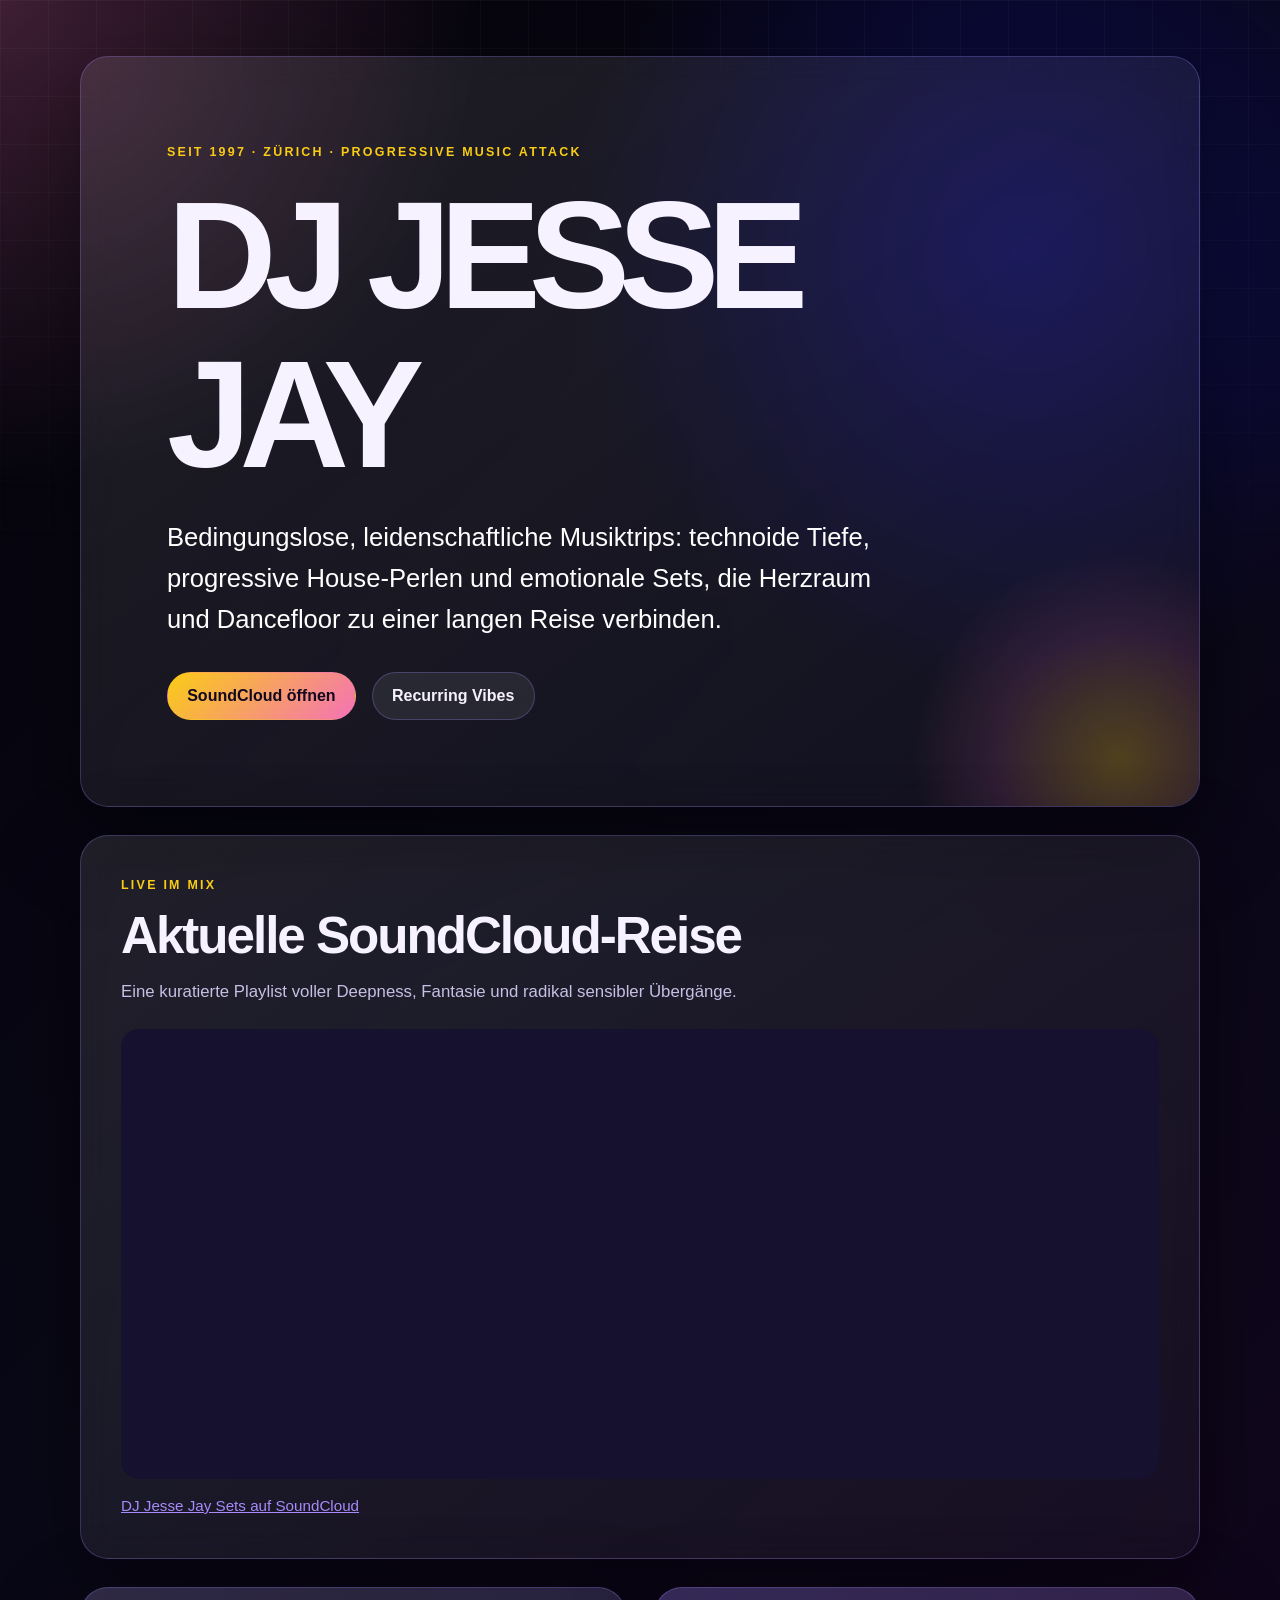
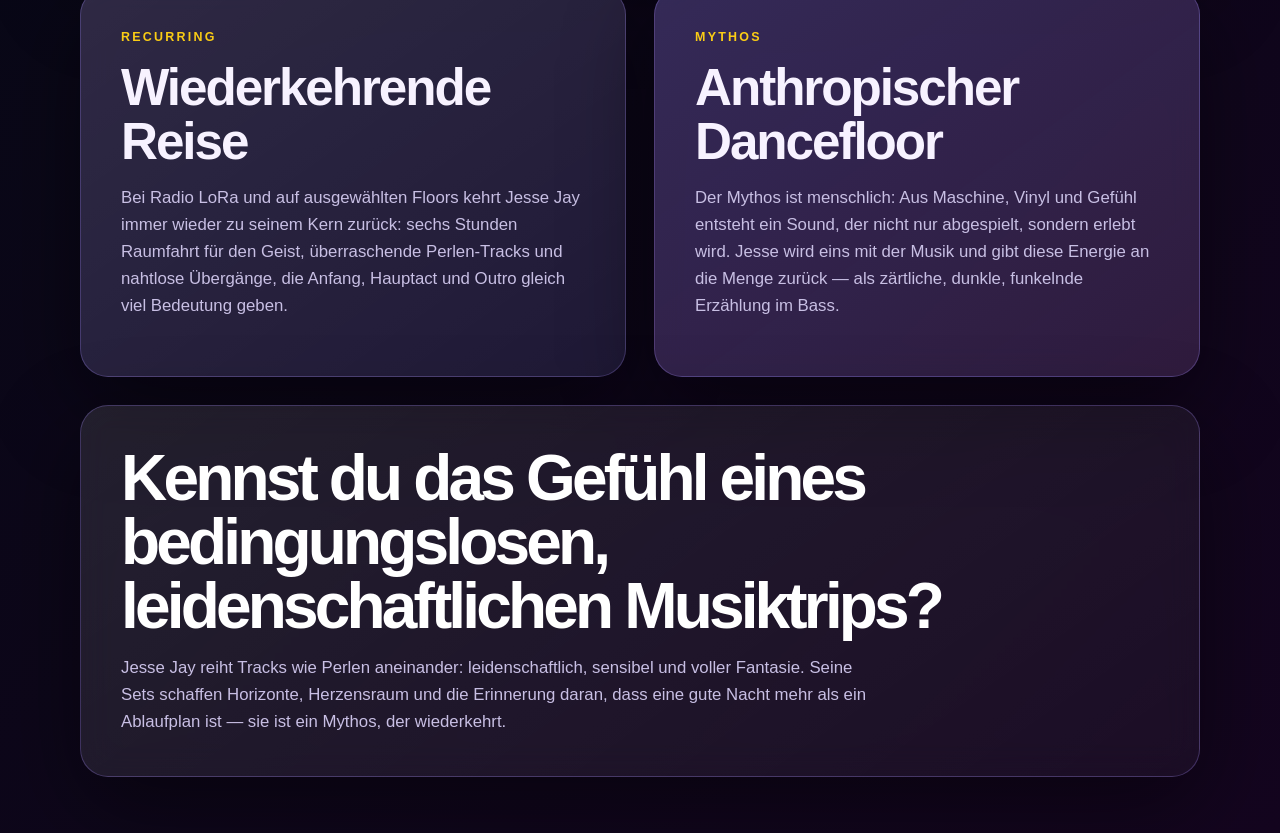
<file: index.html>
<!DOCTYPE html>
<html lang="de-CH">
<head>
  <meta charset="UTF-8">
  <meta name="viewport" content="width=device-width, initial-scale=1">
  <meta name="description" content="DJ Jesse Jay aus Zürich: progressive, house, techno, SoundCloud-Sets und wiederkehrende Radio-LoRa-Vibes.">
  <meta name="keywords" content="DJ Jesse Jay, JesseJay, Zürich, Progressive House, Tech House, Radio LoRa, Mythos, Anthropic">
  <meta name="author" content="Marcin Kolonko - www.division-2.com; Michael Fellner; Marcel Raschke">
  <meta property="og:title" content="DJ Jesse Jay | Progressive Music Attack from Zürich">
  <meta property="og:locale" content="de_CH">
  <meta property="og:description" content="Seit 1997: progressive music attack from Zürich mit wiederkehrenden Sound-Reisen und Radio-LoRa-Energie.">
  <meta property="og:url" content="https://djjessejay-ch.github.io/djjessejay.ch/">
  <meta property="og:site_name" content="djjessejay.ch">
  <meta property="og:type" content="website">
  <link rel="canonical" href="https://djjessejay-ch.github.io/djjessejay.ch/">
  <link rel="stylesheet" href="jessejay.css">
  <title>DJ Jesse Jay :: Progressive Music Attack from Zürich</title>
</head>
<body>
  <main class="page-shell">
    <section class="hero" aria-labelledby="hero-title">
      <p class="eyebrow">Seit 1997 · Zürich · Progressive Music Attack</p>
      <h1 id="hero-title">DJ Jesse Jay</h1>
      <p class="hero-copy">
        Bedingungslose, leidenschaftliche Musiktrips: technoide Tiefe, progressive House-Perlen
        und emotionale Sets, die Herzraum und Dancefloor zu einer langen Reise verbinden.
      </p>
      <div class="hero-actions" aria-label="Primäre Links">
        <a class="button" href="https://soundcloud.com/jessejay" target="_blank" rel="noopener">SoundCloud öffnen</a>
        <a class="button button-ghost" href="#recurring">Recurring Vibes</a>
      </div>
    </section>

    <section class="player-card" aria-labelledby="soundcloud-title">
      <div>
        <p class="eyebrow">Live im Mix</p>
        <h2 id="soundcloud-title">Aktuelle SoundCloud-Reise</h2>
        <p>
          Eine kuratierte Playlist voller Deepness, Fantasie und radikal sensibler Übergänge.
        </p>
      </div>
      <iframe title="DJ Jesse Jay SoundCloud Playlist" width="100%" height="450" scrolling="no" frameborder="no" allow="autoplay" src="https://w.soundcloud.com/player/?url=https%3A//api.soundcloud.com/playlists/1494828904&color=%230e0c69&auto_play=false&hide_related=false&show_comments=false&show_user=true&show_reposts=false&show_teaser=true"></iframe>
      <p class="caption">
        <a href="https://soundcloud.com/jessejay/sets/djjessejay" target="_blank" rel="noopener">DJ Jesse Jay Sets auf SoundCloud</a>
      </p>
    </section>

    <section id="recurring" class="content-grid" aria-label="Recurring und Mythos">
      <article class="panel">
        <p class="eyebrow">Recurring</p>
        <h2>Wiederkehrende Reise</h2>
        <p>
          Bei Radio LoRa und auf ausgewählten Floors kehrt Jesse Jay immer wieder zu seinem Kern zurück:
          sechs Stunden Raumfahrt für den Geist, überraschende Perlen-Tracks und nahtlose Übergänge,
          die Anfang, Hauptact und Outro gleich viel Bedeutung geben.
        </p>
      </article>

      <article class="panel mythos-panel">
        <p class="eyebrow">Mythos</p>
        <h2>Anthropischer Dancefloor</h2>
        <p>
          Der Mythos ist menschlich: Aus Maschine, Vinyl und Gefühl entsteht ein Sound, der nicht nur
          abgespielt, sondern erlebt wird. Jesse wird eins mit der Musik und gibt diese Energie an die
          Menge zurück — als zärtliche, dunkle, funkelnde Erzählung im Bass.
        </p>
      </article>
    </section>

    <section class="quote-card" aria-label="DJ Jesse Jay Beschreibung">
      <blockquote>
        Kennst du das Gefühl eines bedingungslosen, leidenschaftlichen Musiktrips?
      </blockquote>
      <p>
        Jesse Jay reiht Tracks wie Perlen aneinander: leidenschaftlich, sensibel und voller Fantasie.
        Seine Sets schaffen Horizonte, Herzensraum und die Erinnerung daran, dass eine gute Nacht
        mehr als ein Ablaufplan ist — sie ist ein Mythos, der wiederkehrt.
      </p>
    </section>
  </main>
</body>
</html>
</file>
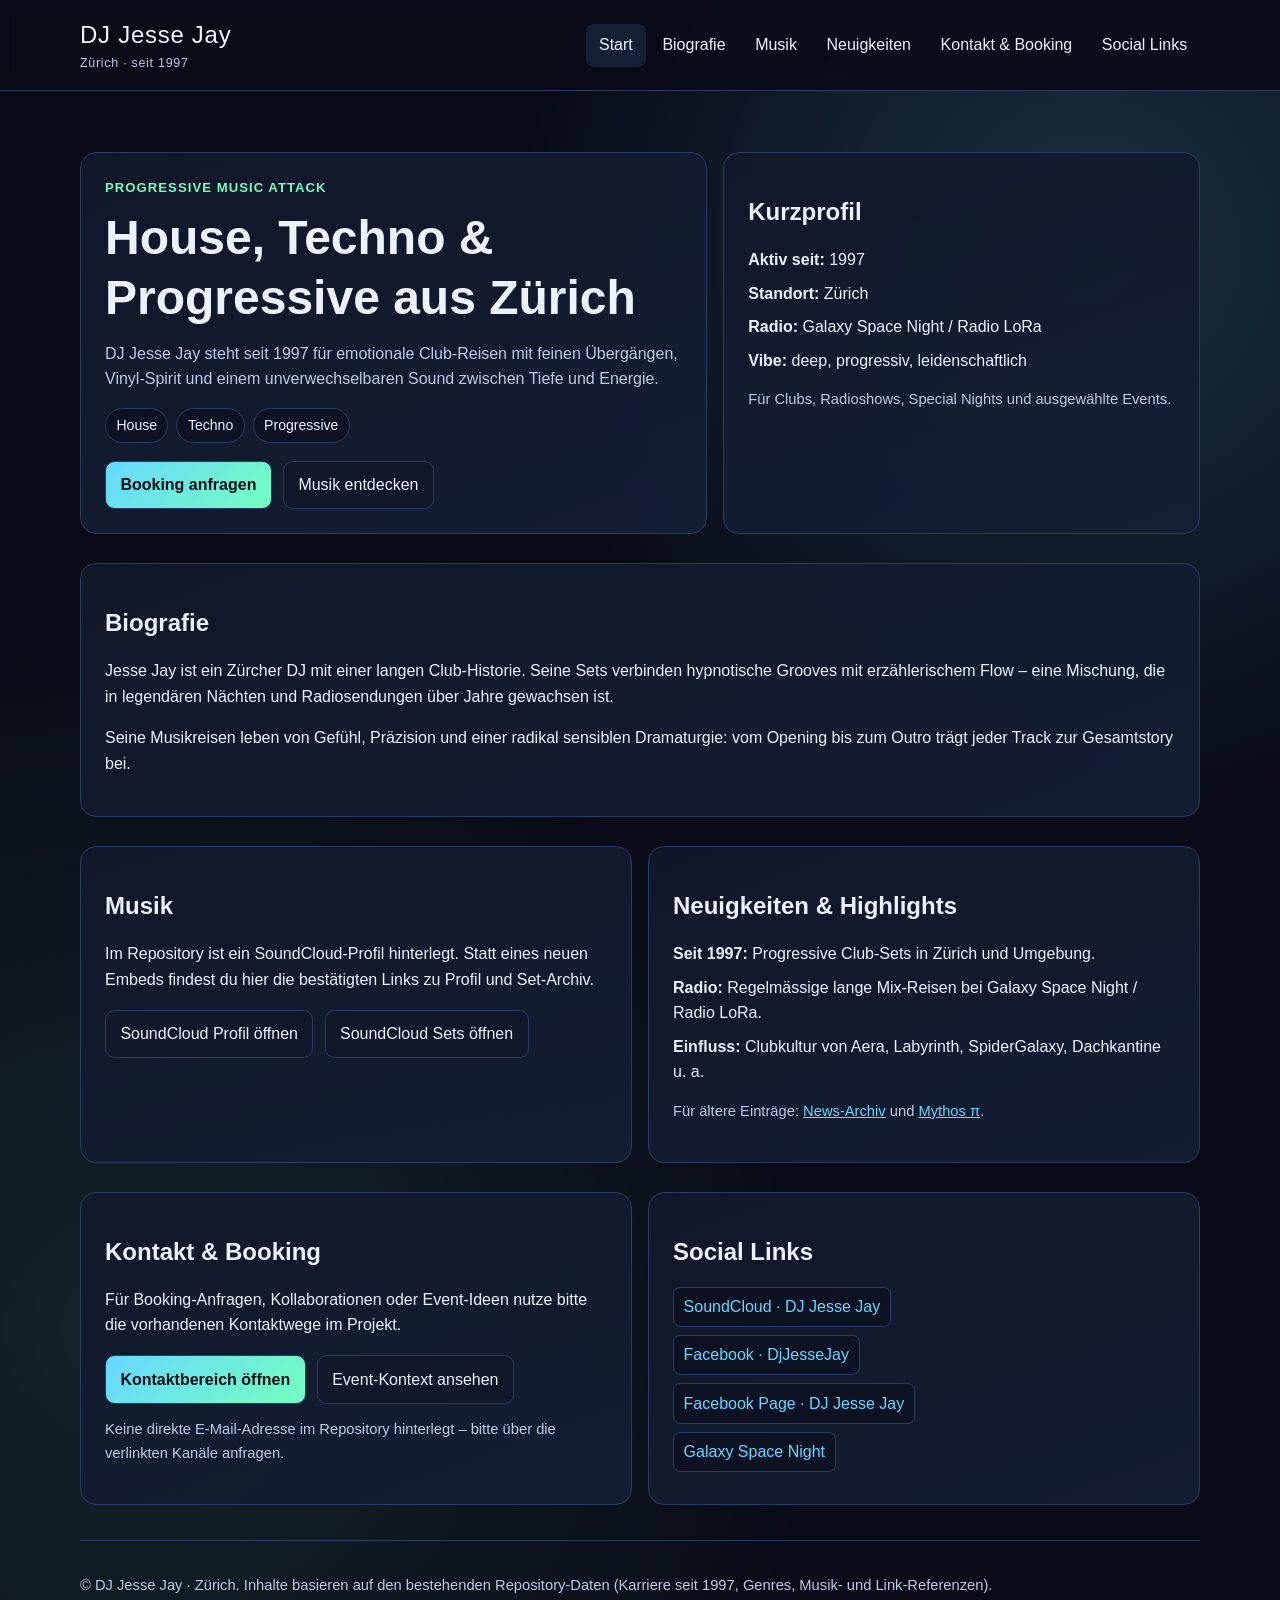
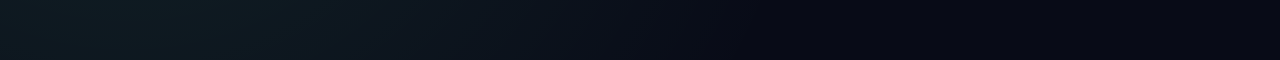
<file: 38K8djPW.htm>
<!doctype html>
<html lang="de-CH">
  <head>
    <meta charset="utf-8">
    <meta name="viewport" content="width=device-width, initial-scale=1">
    <title>DJ Jesse Jay · Progressive Music aus Zürich</title>
    <meta
      name="description"
      content="DJ Jesse Jay aus Zürich: seit 1997 progressive Musikreisen zwischen House, Techno und Progressive."
    >
    <meta
      name="keywords"
      content="DJ Jesse Jay, Zürich, House, Techno, Progressive, Musik, Neuigkeiten, Booking"
    >
    <style>
      :root {
        --bg: #080b17;
        --panel: #10172a;
        --panel-alt: #141f35;
        --text: #edf2ff;
        --muted: #bfcae8;
        --accent: #67d7ff;
        --accent-strong: #74ffbf;
        --border: #2b3b66;
      }

      * {
        box-sizing: border-box;
      }

      body {
        margin: 0;
        font-family: Inter, "Segoe UI", Roboto, Helvetica, Arial, sans-serif;
        line-height: 1.6;
        color: var(--text);
        background:
          radial-gradient(circle at 85% 15%, rgba(103, 215, 255, 0.18), transparent 32%),
          radial-gradient(circle at 10% 80%, rgba(116, 255, 191, 0.1), transparent 40%),
          var(--bg);
      }

      a {
        color: var(--accent);
      }

      a:hover {
        color: var(--accent-strong);
      }

      a:focus-visible,
      button:focus-visible {
        outline: 3px solid var(--accent-strong);
        outline-offset: 3px;
        border-radius: 0.4rem;
      }

      .skip-link {
        position: absolute;
        left: 1rem;
        top: -100%;
        z-index: 1000;
        padding: 0.7rem 1rem;
        color: #00131c;
        background: var(--accent-strong);
        font-weight: 700;
        text-decoration: none;
      }

      .skip-link:focus {
        top: 1rem;
      }

      .site-header {
        position: sticky;
        top: 0;
        z-index: 20;
        backdrop-filter: blur(8px);
        background: rgba(8, 11, 23, 0.88);
        border-bottom: 1px solid var(--border);
      }

      .wrap {
        width: min(1120px, 92vw);
        margin: 0 auto;
      }

      .header-row {
        display: flex;
        align-items: center;
        justify-content: space-between;
        gap: 1rem;
        padding: 1rem 0;
      }

      .brand {
        margin: 0;
        font-size: clamp(1.1rem, 2.5vw, 1.5rem);
        letter-spacing: 0.03em;
      }

      .brand small {
        display: block;
        color: var(--muted);
        font-size: 0.78rem;
        font-weight: 500;
      }

      .menu-toggle {
        border: 1px solid var(--border);
        background: var(--panel);
        color: var(--text);
        padding: 0.55rem 0.8rem;
        font: inherit;
      }

      .site-nav ul {
        margin: 0;
        padding: 0;
        list-style: none;
        display: flex;
        gap: 0.25rem;
        flex-wrap: wrap;
      }

      .site-nav a {
        display: inline-block;
        text-decoration: none;
        color: var(--text);
        padding: 0.55rem 0.8rem;
        border-radius: 0.5rem;
      }

      .site-nav a[aria-current="page"],
      .site-nav a:hover {
        background: var(--panel-alt);
      }

      main {
        padding: 2rem 0 3rem;
      }

      section {
        margin-top: 1.8rem;
      }

      .hero,
      .grid-two {
        display: grid;
        gap: 1rem;
      }

      .hero {
        grid-template-columns: 1.25fr 0.95fr;
        align-items: stretch;
      }

      .card {
        background: linear-gradient(160deg, rgba(16, 23, 42, 0.94), rgba(20, 31, 53, 0.9));
        border: 1px solid var(--border);
        border-radius: 1rem;
        padding: clamp(1rem, 2vw, 1.5rem);
      }

      .eyebrow {
        margin: 0;
        text-transform: uppercase;
        letter-spacing: 0.08em;
        color: var(--accent-strong);
        font-weight: 700;
        font-size: 0.82rem;
      }

      h1,
      h2,
      h3 {
        line-height: 1.25;
      }

      h1 {
        margin: 0.6rem 0 0.8rem;
        font-size: clamp(2rem, 4vw, 3rem);
      }

      .lead {
        margin-top: 0;
        color: var(--muted);
      }

      .chips {
        display: flex;
        flex-wrap: wrap;
        gap: 0.5rem;
        margin-top: 1rem;
      }

      .chip {
        padding: 0.35rem 0.65rem;
        border-radius: 100rem;
        border: 1px solid var(--border);
        background: rgba(8, 11, 23, 0.5);
        font-size: 0.88rem;
      }

      .cta-row {
        display: flex;
        flex-wrap: wrap;
        gap: 0.7rem;
        margin-top: 1.1rem;
      }

      .btn {
        display: inline-flex;
        align-items: center;
        justify-content: center;
        text-decoration: none;
        padding: 0.65rem 0.9rem;
        border-radius: 0.6rem;
        border: 1px solid var(--border);
      }

      .btn-primary {
        color: #021018;
        font-weight: 700;
        background: linear-gradient(135deg, var(--accent), var(--accent-strong));
      }

      .btn-secondary {
        color: var(--text);
        background: var(--panel);
      }

      .grid-two {
        grid-template-columns: repeat(2, minmax(0, 1fr));
      }

      .social-list,
      .plain-list {
        list-style: none;
        margin: 0;
        padding: 0;
      }

      .plain-list li + li,
      .social-list li + li {
        margin-top: 0.5rem;
      }

      .social-list a {
        display: inline-block;
        text-decoration: none;
        border: 1px solid var(--border);
        border-radius: 0.45rem;
        padding: 0.4rem 0.6rem;
        background: rgba(8, 11, 23, 0.45);
      }

      .note {
        font-size: 0.92rem;
        color: var(--muted);
      }

      footer {
        margin-top: 2.2rem;
        border-top: 1px solid var(--border);
        padding-top: 1.1rem;
        color: var(--muted);
        font-size: 0.92rem;
      }

      @media (max-width: 860px) {
        .hero,
        .grid-two {
          grid-template-columns: 1fr;
        }
      }

      @media (max-width: 760px) {
        .menu-toggle {
          display: inline-flex;
        }

        .site-nav ul {
          margin-top: 0.8rem;
          flex-direction: column;
        }

        .site-nav[data-enhanced="true"] ul[hidden] {
          display: none;
        }
      }

      @media (min-width: 761px) {
        .menu-toggle {
          display: none;
        }
      }
    </style>
  </head>
  <body>
    <a class="skip-link" href="#main-content">Direkt zum Inhalt springen</a>

    <header class="site-header">
      <div class="wrap header-row">
        <p class="brand">
          DJ Jesse Jay
          <small>Zürich · seit 1997</small>
        </p>

        <nav class="site-nav" aria-label="Hauptnavigation" data-js-nav>
          <button class="menu-toggle" type="button" aria-expanded="false" aria-controls="hauptmenue">
            Menü
          </button>
          <ul id="hauptmenue">
            <li><a href="#hero" aria-current="page">Start</a></li>
            <li><a href="#bio">Biografie</a></li>
            <li><a href="#musik">Musik</a></li>
            <li><a href="#news">Neuigkeiten</a></li>
            <li><a href="#kontakt">Kontakt &amp; Booking</a></li>
            <li><a href="#social">Social Links</a></li>
          </ul>
        </nav>
      </div>
    </header>

    <main id="main-content" class="wrap">
      <section id="hero" class="hero" aria-labelledby="hero-title">
        <div class="card">
          <p class="eyebrow">Progressive Music Attack</p>
          <h1 id="hero-title">House, Techno &amp; Progressive aus Zürich</h1>
          <p class="lead">
            DJ Jesse Jay steht seit 1997 für emotionale Club-Reisen mit feinen Übergängen,
            Vinyl-Spirit und einem unverwechselbaren Sound zwischen Tiefe und Energie.
          </p>
          <div class="chips" aria-label="Musikstile">
            <span class="chip">House</span>
            <span class="chip">Techno</span>
            <span class="chip">Progressive</span>
          </div>
          <div class="cta-row">
            <a class="btn btn-primary" href="#kontakt">Booking anfragen</a>
            <a class="btn btn-secondary" href="#musik">Musik entdecken</a>
          </div>
        </div>

        <aside class="card" aria-labelledby="highlights-title">
          <h2 id="highlights-title">Kurzprofil</h2>
          <ul class="plain-list">
            <li><strong>Aktiv seit:</strong> 1997</li>
            <li><strong>Standort:</strong> Zürich</li>
            <li><strong>Radio:</strong> Galaxy Space Night / Radio LoRa</li>
            <li><strong>Vibe:</strong> deep, progressiv, leidenschaftlich</li>
          </ul>
          <p class="note">Für Clubs, Radioshows, Special Nights und ausgewählte Events.</p>
        </aside>
      </section>

      <section id="bio" class="card" aria-labelledby="bio-title">
        <h2 id="bio-title">Biografie</h2>
        <p>
          Jesse Jay ist ein Zürcher DJ mit einer langen Club-Historie. Seine Sets verbinden
          hypnotische Grooves mit erzählerischem Flow – eine Mischung, die in legendären Nächten
          und Radiosendungen über Jahre gewachsen ist.
        </p>
        <p>
          Seine Musikreisen leben von Gefühl, Präzision und einer radikal sensiblen Dramaturgie:
          vom Opening bis zum Outro trägt jeder Track zur Gesamtstory bei.
        </p>
      </section>

      <section id="musik" class="grid-two" aria-labelledby="musik-title">
        <article class="card">
          <h2 id="musik-title">Musik</h2>
          <p>
            Im Repository ist ein SoundCloud-Profil hinterlegt. Statt eines neuen Embeds findest du
            hier die bestätigten Links zu Profil und Set-Archiv.
          </p>
          <div class="cta-row">
            <a class="btn btn-secondary" href="https://soundcloud.com/jessejay" target="_blank" rel="noopener noreferrer">
              SoundCloud Profil öffnen
            </a>
            <a class="btn btn-secondary" href="https://soundcloud.com/jessejay/sets/djjessejay" target="_blank" rel="noopener noreferrer">
              SoundCloud Sets öffnen
            </a>
          </div>
        </article>

        <article id="news" class="card" aria-labelledby="news-title">
          <h2 id="news-title">Neuigkeiten &amp; Highlights</h2>
          <ul class="plain-list">
            <li><strong>Seit 1997:</strong> Progressive Club-Sets in Zürich und Umgebung.</li>
            <li><strong>Radio:</strong> Regelmässige lange Mix-Reisen bei Galaxy Space Night / Radio LoRa.</li>
            <li><strong>Einfluss:</strong> Clubkultur von Aera, Labyrinth, SpiderGalaxy, Dachkantine u. a.</li>
          </ul>
          <p class="note">
            Für ältere Einträge: <a href="news.php">News-Archiv</a> und <a href="mythos.html">Mythos π</a>.
          </p>
        </article>
      </section>

      <section id="kontakt" class="grid-two" aria-labelledby="kontakt-title">
        <article class="card">
          <h2 id="kontakt-title">Kontakt &amp; Booking</h2>
          <p>
            Für Booking-Anfragen, Kollaborationen oder Event-Ideen nutze bitte die vorhandenen
            Kontaktwege im Projekt.
          </p>
          <div class="cta-row">
            <a class="btn btn-primary" href="contact.php">Kontaktbereich öffnen</a>
            <a class="btn btn-secondary" href="events.php">Event-Kontext ansehen</a>
          </div>
          <p class="note">
            Keine direkte E-Mail-Adresse im Repository hinterlegt – bitte über die verlinkten Kanäle anfragen.
          </p>
        </article>

        <article id="social" class="card" aria-labelledby="social-title">
          <h2 id="social-title">Social Links</h2>
          <ul class="social-list">
            <li>
              <a href="https://soundcloud.com/jessejay" target="_blank" rel="noopener noreferrer">
                SoundCloud · DJ Jesse Jay
              </a>
            </li>
            <li>
              <a href="https://www.facebook.com/DjJesseJay" target="_blank" rel="noopener noreferrer">
                Facebook · DjJesseJay
              </a>
            </li>
            <li>
              <a href="https://www.facebook.com/pages/DJ-Jesse-Jay/99520703334" target="_blank" rel="noopener noreferrer">
                Facebook Page · DJ Jesse Jay
              </a>
            </li>
            <li>
              <a href="http://www.123galaxy.ch" target="_blank" rel="noopener noreferrer">
                Galaxy Space Night
              </a>
            </li>
          </ul>
        </article>
      </section>

      <footer>
        <p>
          © DJ Jesse Jay · Zürich. Inhalte basieren auf den bestehenden Repository-Daten
          (Karriere seit 1997, Genres, Musik- und Link-Referenzen).
        </p>
      </footer>
    </main>

    <script>
      (function () {
        var nav = document.querySelector('[data-js-nav]');
        if (!nav) return;

        var button = nav.querySelector('.menu-toggle');
        var list = nav.querySelector('ul');
        if (!button || !list) return;

        nav.setAttribute('data-enhanced', 'true');

        if (window.matchMedia('(max-width: 760px)').matches) {
          list.hidden = true;
        }

        button.addEventListener('click', function () {
          var isOpen = button.getAttribute('aria-expanded') === 'true';
          button.setAttribute('aria-expanded', String(!isOpen));
          list.hidden = isOpen;
        });
      })();
    </script>
  </body>
</html>
</file>
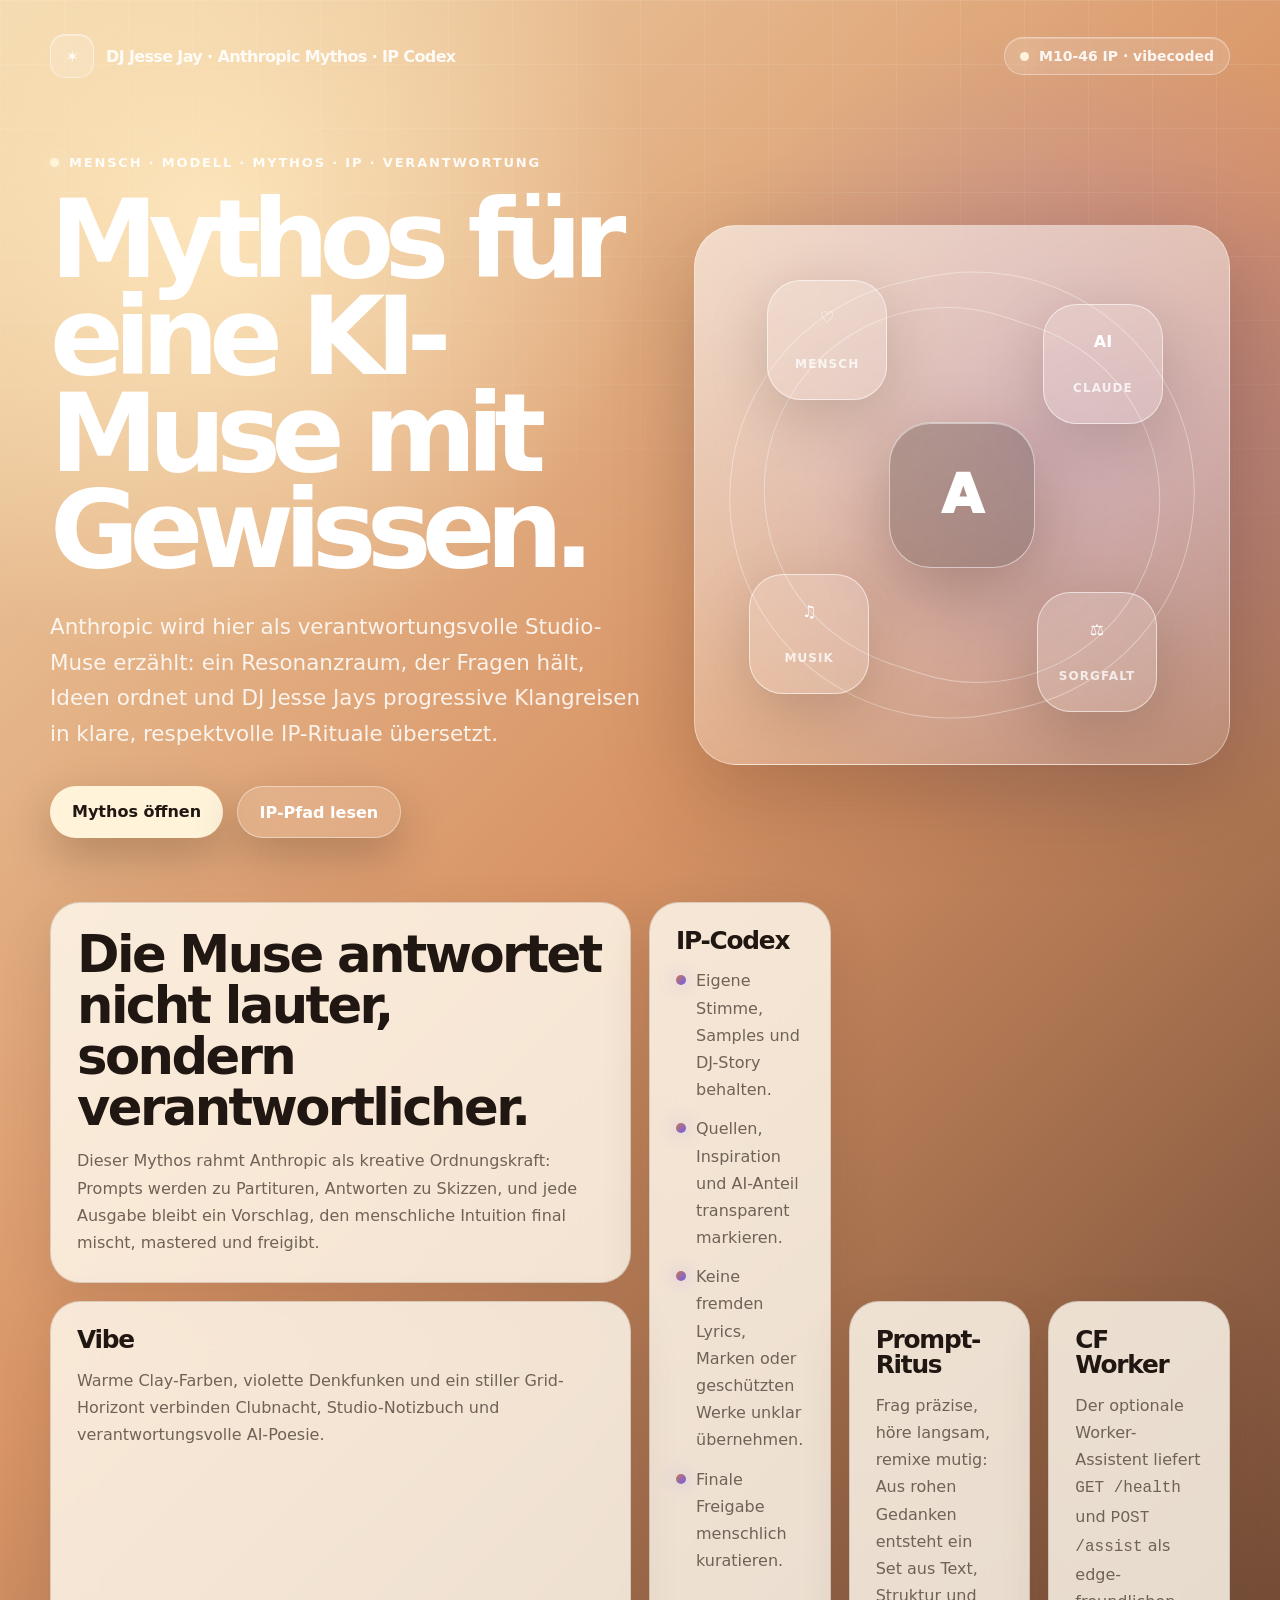
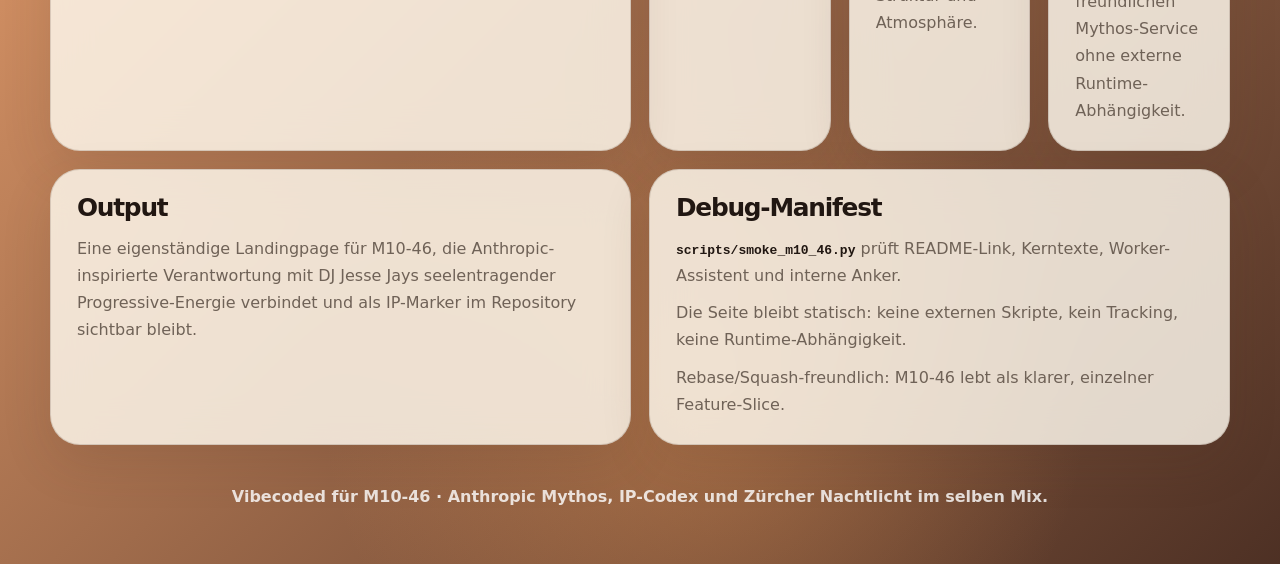
<file: anthropic-mythos.html>
<!DOCTYPE html>
<html lang="de">
<head>
  <meta charset="utf-8">
  <meta name="viewport" content="width=device-width, initial-scale=1">
  <title>M10-46 · Anthropic Mythos · IP Codex</title>
  <meta name="description" content="Vibecoded Anthropic-Mythos für DJ Jesse Jay: KI als verantwortungsvoller Resonanzraum, IP-Codex und kreativer Prompt-Ritus.">
  <style>
    :root {
      --ink: #19140f;
      --muted: #6f6257;
      --paper: rgba(255, 250, 240, 0.82);
      --line: rgba(72, 54, 37, 0.16);
      --clay: #c9794f;
      --ember: #f2a15d;
      --cream: #fff3da;
      --violet: #6d5df7;
      --night: #211712;
      --shadow: 0 28px 90px rgba(71, 39, 18, 0.28);
    }

    * { box-sizing: border-box; }

    html { scroll-behavior: smooth; }

    body {
      min-height: 100vh;
      margin: 0;
      color: var(--ink);
      font-family: Inter, ui-sans-serif, system-ui, -apple-system, BlinkMacSystemFont, "Segoe UI", sans-serif;
      background:
        radial-gradient(circle at 16% 10%, rgba(255, 232, 190, 0.9), transparent 28rem),
        radial-gradient(circle at 84% 20%, rgba(109, 93, 247, 0.28), transparent 26rem),
        radial-gradient(circle at 55% 92%, rgba(242, 161, 93, 0.35), transparent 24rem),
        linear-gradient(135deg, #f1d6ac 0%, #d89466 42%, #4d3024 100%);
      overflow-x: hidden;
    }

    body::before {
      content: "";
      position: fixed;
      inset: 0;
      pointer-events: none;
      background-image:
        linear-gradient(rgba(255,255,255,0.14) 1px, transparent 1px),
        linear-gradient(90deg, rgba(255,255,255,0.12) 1px, transparent 1px);
      background-size: 64px 64px;
      mask-image: linear-gradient(to bottom, rgba(0,0,0,0.72), transparent 78%);
    }

    .page {
      width: min(1180px, calc(100% - 40px));
      margin: 0 auto;
      padding: 34px 0 64px;
    }

    .nav {
      display: flex;
      align-items: center;
      justify-content: space-between;
      gap: 18px;
      margin-bottom: 74px;
      color: rgba(255,255,255,0.9);
    }

    .brand,
    .pill,
    .button {
      display: inline-flex;
      align-items: center;
      text-decoration: none;
    }

    .brand {
      gap: 12px;
      color: inherit;
      font-weight: 820;
      letter-spacing: -0.04em;
    }

    .brand-mark {
      display: grid;
      place-items: center;
      width: 44px;
      height: 44px;
      border: 1px solid rgba(255,255,255,0.44);
      border-radius: 15px;
      background: rgba(255,255,255,0.16);
      box-shadow: inset 0 1px 0 rgba(255,255,255,0.42);
    }

    .pill {
      gap: 10px;
      padding: 10px 15px;
      border: 1px solid rgba(255,255,255,0.36);
      border-radius: 999px;
      background: rgba(255,255,255,0.13);
      backdrop-filter: blur(18px);
      font-size: 14px;
      font-weight: 720;
      box-shadow: inset 0 1px 0 rgba(255,255,255,0.24);
    }

    .spark {
      width: 9px;
      height: 9px;
      border-radius: 999px;
      background: var(--cream);
      box-shadow: 0 0 24px var(--cream);
    }

    .hero {
      display: grid;
      grid-template-columns: 1.05fr 0.95fr;
      gap: 52px;
      align-items: center;
    }

    .eyebrow {
      display: inline-flex;
      align-items: center;
      gap: 10px;
      margin-bottom: 22px;
      color: rgba(255,255,255,0.92);
      font-size: 13px;
      font-weight: 850;
      letter-spacing: 0.14em;
      text-transform: uppercase;
    }

    h1 {
      max-width: 820px;
      margin: 0;
      color: white;
      font-size: clamp(3.3rem, 8.5vw, 7.2rem);
      line-height: 0.89;
      letter-spacing: -0.09em;
      text-wrap: balance;
    }

    .lead {
      max-width: 670px;
      margin: 30px 0 0;
      color: rgba(255,255,255,0.86);
      font-size: clamp(1.06rem, 2vw, 1.34rem);
      line-height: 1.66;
    }

    .actions {
      display: flex;
      flex-wrap: wrap;
      gap: 14px;
      margin-top: 34px;
    }

    .button {
      justify-content: center;
      min-height: 52px;
      padding: 0 22px;
      border-radius: 999px;
      color: var(--night);
      background: var(--cream);
      font-weight: 850;
      box-shadow: 0 18px 45px rgba(49, 27, 16, 0.25);
    }

    .button.secondary {
      color: white;
      border: 1px solid rgba(255,255,255,0.42);
      background: rgba(255,255,255,0.13);
      backdrop-filter: blur(14px);
    }

    .myth-card {
      position: relative;
      min-height: 540px;
      border: 1px solid rgba(255,255,255,0.42);
      border-radius: 42px;
      background: linear-gradient(160deg, rgba(255,255,255,0.58), rgba(255,255,255,0.14));
      box-shadow: var(--shadow);
      overflow: hidden;
      backdrop-filter: blur(24px);
    }

    .myth-card::before,
    .myth-card::after {
      content: "";
      position: absolute;
      border: 1px solid rgba(255,255,255,0.38);
      border-radius: 999px;
    }

    .myth-card::before {
      inset: 48px 34px;
      transform: rotate(-12deg);
    }

    .myth-card::after {
      inset: 86px 68px;
      transform: rotate(18deg);
    }

    .totem {
      position: absolute;
      inset: 50%;
      display: grid;
      place-items: center;
      width: 146px;
      height: 146px;
      margin: -73px;
      border-radius: 42px;
      color: white;
      background: rgba(33, 23, 18, 0.24);
      border: 1px solid rgba(255,255,255,0.54);
      box-shadow: inset 0 1px 0 rgba(255,255,255,0.48), 0 24px 70px rgba(49, 20, 12, 0.28);
      font-size: 54px;
      font-weight: 950;
      z-index: 2;
    }

    .rune {
      position: absolute;
      z-index: 3;
      display: grid;
      place-items: center;
      width: 120px;
      height: 120px;
      padding: 16px;
      border: 1px solid rgba(255,255,255,0.58);
      border-radius: 34px;
      color: white;
      background: rgba(255,255,255,0.16);
      text-align: center;
      font-weight: 900;
      box-shadow: 0 18px 60px rgba(46, 25, 13, 0.18);
    }

    .rune span {
      display: block;
      margin-top: 7px;
      color: rgba(255,255,255,0.78);
      font-size: 12px;
      letter-spacing: 0.09em;
      text-transform: uppercase;
    }

    .human { top: 54px; left: 72px; }
    .model { top: 78px; right: 66px; }
    .music { bottom: 70px; left: 54px; }
    .care { right: 72px; bottom: 52px; }

    .constellation {
      display: grid;
      grid-template-columns: repeat(6, 1fr);
      gap: 18px;
      margin-top: 64px;
    }

    .panel {
      min-height: 230px;
      padding: 26px;
      border: 1px solid var(--line);
      border-radius: 30px;
      background: var(--paper);
      box-shadow: 0 18px 50px rgba(77, 48, 36, 0.14);
      backdrop-filter: blur(20px);
    }

    .panel.wide { grid-column: span 3; }

    .panel.tall { grid-row: span 2; }

    .panel h2,
    .panel h3 {
      margin: 0 0 14px;
      color: var(--night);
      line-height: 1;
      letter-spacing: -0.05em;
    }

    .panel h2 { font-size: clamp(2rem, 4vw, 3.6rem); }
    .panel h3 { font-size: 1.55rem; }

    .panel p,
    .ritual-list {
      margin: 0;
      color: var(--muted);
      line-height: 1.7;
      font-size: 1rem;
    }

    .ritual-list {
      display: grid;
      gap: 12px;
      padding: 0;
      list-style: none;
    }

    .ritual-list li {
      display: flex;
      gap: 10px;
      align-items: flex-start;
    }

    .dot {
      width: 10px;
      height: 10px;
      flex: 0 0 auto;
      margin-top: 8px;
      border-radius: 999px;
      background: linear-gradient(135deg, var(--clay), var(--violet));
      box-shadow: 0 0 18px rgba(109, 93, 247, 0.4);
    }

    .footer-note {
      margin: 42px 0 0;
      color: rgba(255,255,255,0.82);
      font-weight: 720;
      text-align: center;
    }

    .debug-list {
      display: grid;
      gap: 10px;
      margin: 0;
      padding: 0;
      color: var(--muted);
      line-height: 1.7;
      list-style: none;
    }

    .debug-list code {
      color: var(--night);
      font-weight: 800;
    }

    @media (max-width: 900px) {
      .nav,
      .hero { align-items: flex-start; }
      .nav { flex-direction: column; margin-bottom: 48px; }
      .hero { grid-template-columns: 1fr; }
      .myth-card { min-height: 460px; }
      .constellation { grid-template-columns: 1fr; }
      .panel.wide { grid-column: auto; }
      .rune { width: 104px; height: 104px; }
      .human { left: 28px; }
      .model { right: 28px; }
      .music { left: 26px; }
      .care { right: 28px; }
    }
  </style>
</head>
<body>
  <main class="page">
    <nav class="nav" aria-label="Primary">
      <a class="brand" href="home.html" aria-label="Zurück zur DJ Jesse Jay Startseite">
        <span class="brand-mark">✶</span>
        <span>DJ Jesse Jay · Anthropic Mythos · IP Codex</span>
      </a>
      <span class="pill"><span class="spark"></span>M10-46 IP · vibecoded</span>
    </nav>

    <section class="hero" aria-labelledby="hero-title">
      <div>
        <div class="eyebrow"><span class="spark"></span>Mensch · Modell · Mythos · IP · Verantwortung</div>
        <h1 id="hero-title">Mythos für eine KI-Muse mit Gewissen.</h1>
        <p class="lead">
          Anthropic wird hier als verantwortungsvolle Studio-Muse erzählt: ein Resonanzraum, der Fragen hält, Ideen ordnet
          und DJ Jesse Jays progressive Klangreisen in klare, respektvolle IP-Rituale übersetzt.
        </p>
        <div class="actions">
          <a class="button" href="#ritual">Mythos öffnen</a>
          <a class="button secondary" href="#ip">IP-Pfad lesen</a>
        </div>
      </div>

      <div class="myth-card" aria-label="Anthropic mythos constellation visualization">
        <div class="rune human">♡<span>Mensch</span></div>
        <div class="rune model">AI<span>Claude</span></div>
        <div class="totem">A</div>
        <div class="rune music">♫<span>Musik</span></div>
        <div class="rune care">⚖<span>Sorgfalt</span></div>
      </div>
    </section>

    <section class="constellation" id="ritual" aria-label="Anthropic Mythos cards">
      <article class="panel wide">
        <h2>Die Muse antwortet nicht lauter, sondern verantwortlicher.</h2>
        <p>
          Dieser Mythos rahmt Anthropic als kreative Ordnungskraft: Prompts werden zu Partituren, Antworten zu
          Skizzen, und jede Ausgabe bleibt ein Vorschlag, den menschliche Intuition final mischt, mastered und freigibt.
        </p>
      </article>

      <article class="panel tall" id="ip">
        <h3>IP-Codex</h3>
        <ul class="ritual-list">
          <li><span class="dot"></span>Eigene Stimme, Samples und DJ-Story behalten.</li>
          <li><span class="dot"></span>Quellen, Inspiration und AI-Anteil transparent markieren.</li>
          <li><span class="dot"></span>Keine fremden Lyrics, Marken oder geschützten Werke unklar übernehmen.</li>
          <li><span class="dot"></span>Finale Freigabe menschlich kuratieren.</li>
        </ul>
      </article>

      <article class="panel wide">
        <h3>Vibe</h3>
        <p>
          Warme Clay-Farben, violette Denkfunken und ein stiller Grid-Horizont verbinden Clubnacht,
          Studio-Notizbuch und verantwortungsvolle AI-Poesie.
        </p>
      </article>

      <article class="panel">
        <h3>Prompt-Ritus</h3>
        <p>
          Frag präzise, höre langsam, remixe mutig: Aus rohen Gedanken entsteht ein Set aus Text,
          Struktur und Atmosphäre.
        </p>
      </article>

      <article class="panel">
        <h3>CF Worker</h3>
        <p>
          Der optionale Worker-Assistent liefert <code>GET /health</code> und <code>POST /assist</code> als
          edge-freundlichen Mythos-Service ohne externe Runtime-Abhängigkeit.
        </p>
      </article>

      <article class="panel wide">
        <h3>Output</h3>
        <p>
          Eine eigenständige Landingpage für M10-46, die Anthropic-inspirierte Verantwortung mit DJ Jesse Jays
          seelentragender Progressive-Energie verbindet und als IP-Marker im Repository sichtbar bleibt.
        </p>
      </article>

      <article class="panel wide" id="debug">
        <h3>Debug-Manifest</h3>
        <ul class="debug-list">
          <li><span class="dot"></span><code>scripts/smoke_m10_46.py</code> prüft README-Link, Kerntexte, Worker-Assistent und interne Anker.</li>
          <li><span class="dot"></span>Die Seite bleibt statisch: keine externen Skripte, kein Tracking, keine Runtime-Abhängigkeit.</li>
          <li><span class="dot"></span>Rebase/Squash-freundlich: M10-46 lebt als klarer, einzelner Feature-Slice.</li>
        </ul>
      </article>
    </section>

    <p class="footer-note">Vibecoded für M10-46 · Anthropic Mythos, IP-Codex und Zürcher Nachtlicht im selben Mix.</p>
  </main>
</body>
</html>
</file>
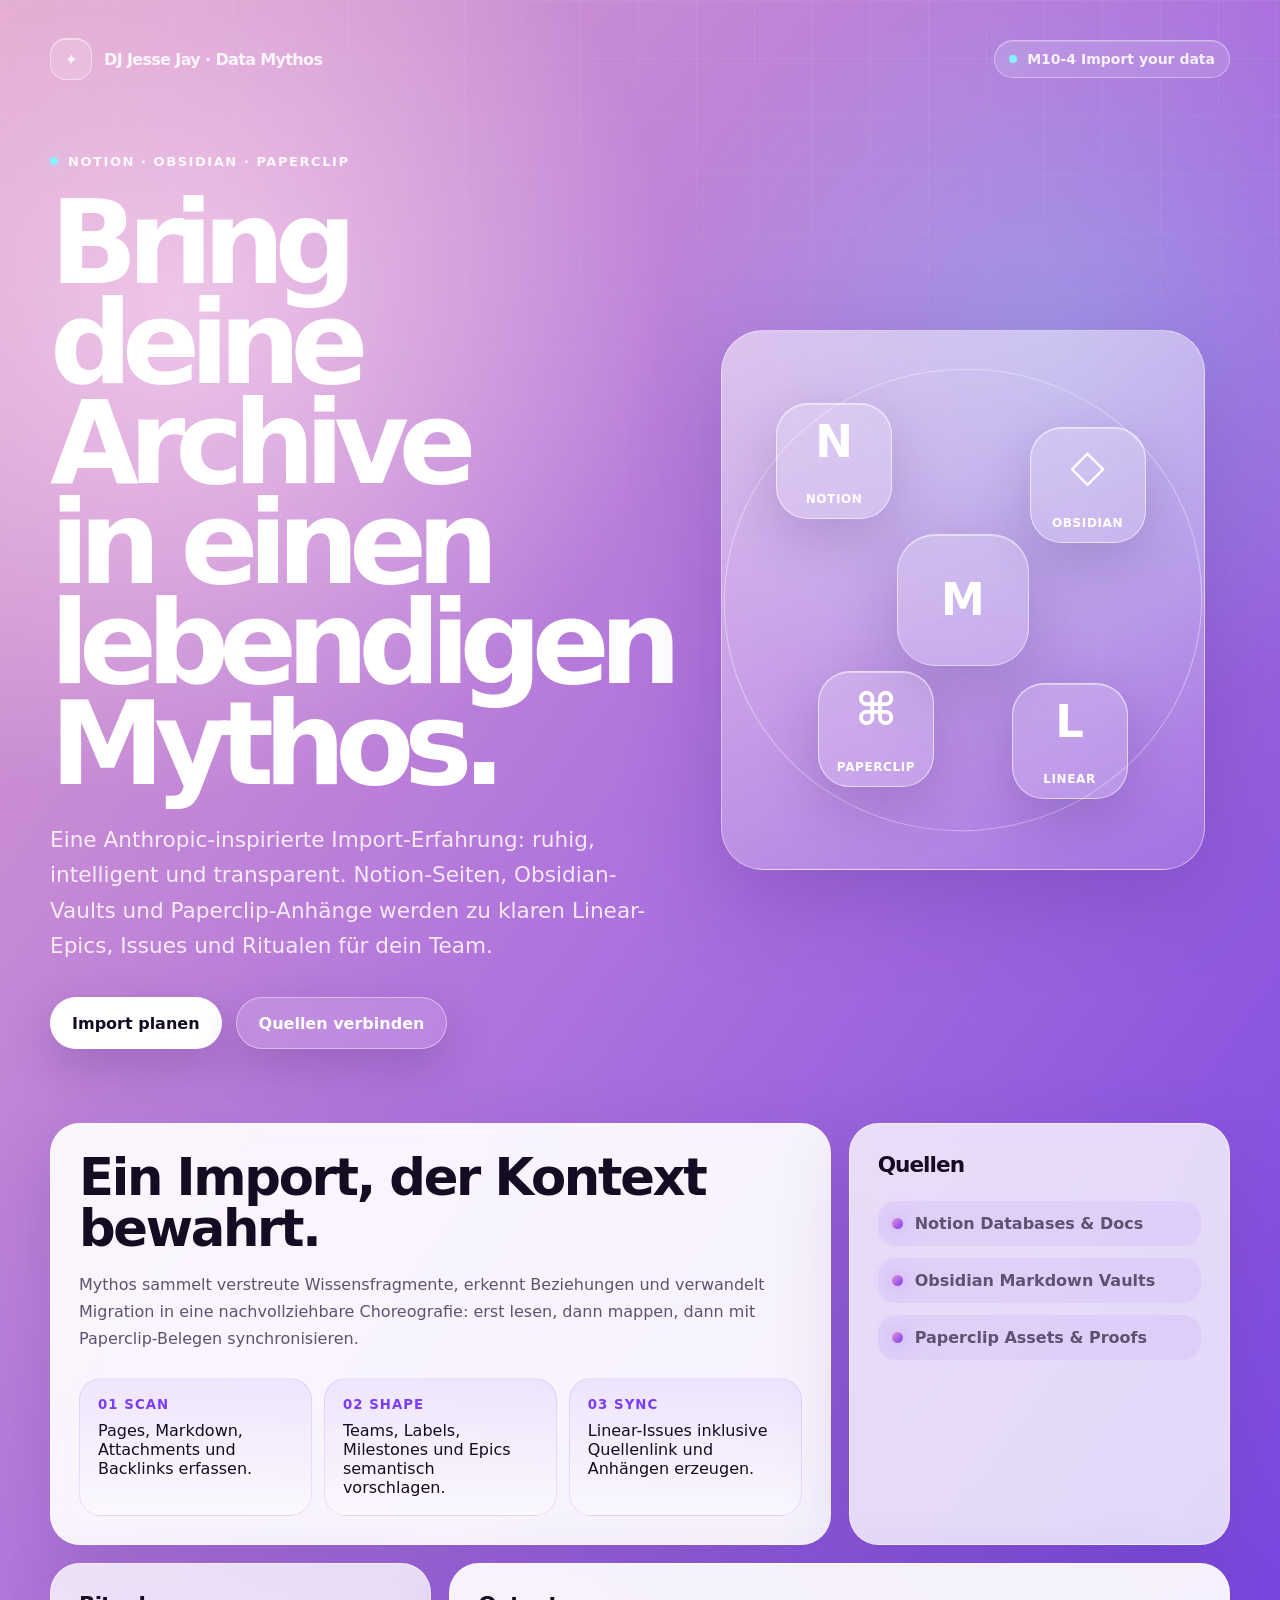
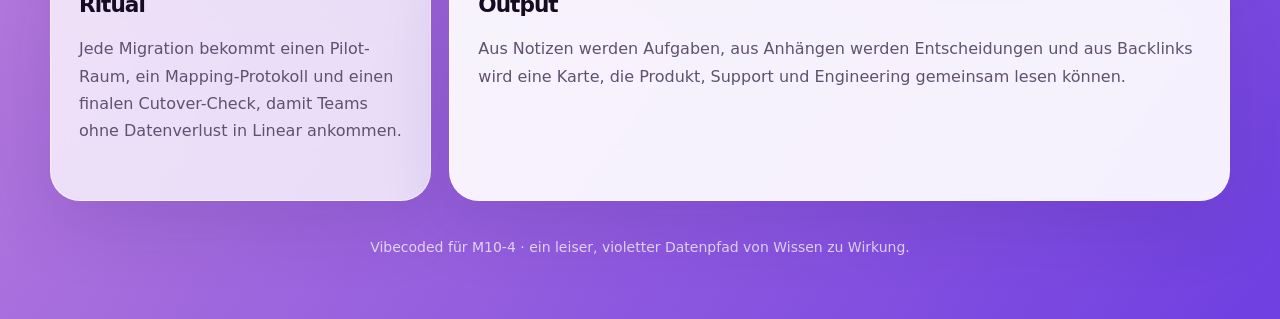
<file: import-your-data.html>
<!DOCTYPE html>
<html lang="de">
<head>
  <meta charset="utf-8">
  <meta name="viewport" content="width=device-width, initial-scale=1">
  <title>M10-4 · Import your data · Mythos</title>
  <meta name="description" content="Mythos-inspirierte Import-Landingpage für Notion, Obsidian und Paperclip.">
  <style>
    :root {
      --ink: #150b22;
      --muted: #5f5270;
      --paper: rgba(255, 255, 255, 0.78);
      --paper-strong: rgba(255, 255, 255, 0.92);
      --line: rgba(255, 255, 255, 0.46);
      --violet: #7c3cff;
      --lilac: #c583dc;
      --rose: #e593c7;
      --cyan: #85f2ff;
      --shadow: 0 28px 90px rgba(74, 32, 137, 0.26);
    }

    * {
      box-sizing: border-box;
    }

    body {
      min-height: 100vh;
      margin: 0;
      color: var(--ink);
      font-family: Inter, ui-sans-serif, system-ui, -apple-system, BlinkMacSystemFont, "Segoe UI", sans-serif;
      background:
        radial-gradient(circle at 14% 16%, rgba(255, 223, 245, 0.66), transparent 31rem),
        radial-gradient(circle at 82% 18%, rgba(133, 242, 255, 0.28), transparent 25rem),
        linear-gradient(125deg, #dfa2c9 0%, #b579dc 41%, #6f3fe1 100%);
      overflow-x: hidden;
    }

    body::before {
      content: "";
      position: fixed;
      inset: 0;
      pointer-events: none;
      background-image:
        linear-gradient(rgba(255,255,255,0.08) 1px, transparent 1px),
        linear-gradient(90deg, rgba(255,255,255,0.08) 1px, transparent 1px);
      background-size: 58px 58px;
      mask-image: linear-gradient(to bottom, rgba(0,0,0,0.8), transparent 76%);
    }

    .page {
      width: min(1180px, calc(100% - 40px));
      margin: 0 auto;
      padding: 38px 0 64px;
    }

    .nav {
      display: flex;
      align-items: center;
      justify-content: space-between;
      gap: 20px;
      margin-bottom: 70px;
      color: rgba(255,255,255,0.88);
    }

    .brand {
      display: inline-flex;
      align-items: center;
      gap: 12px;
      font-weight: 780;
      letter-spacing: -0.04em;
    }

    .brand-mark {
      display: grid;
      place-items: center;
      width: 42px;
      height: 42px;
      border: 1px solid rgba(255,255,255,0.44);
      border-radius: 16px;
      background: rgba(255,255,255,0.16);
      box-shadow: inset 0 1px 0 rgba(255,255,255,0.45);
    }

    .nav a {
      color: inherit;
      text-decoration: none;
    }

    .pill {
      display: inline-flex;
      align-items: center;
      gap: 10px;
      padding: 10px 14px;
      border: 1px solid rgba(255,255,255,0.38);
      border-radius: 999px;
      background: rgba(255,255,255,0.12);
      backdrop-filter: blur(18px);
      font-size: 14px;
      font-weight: 650;
      box-shadow: inset 0 1px 0 rgba(255,255,255,0.24);
    }

    .hero {
      display: grid;
      grid-template-columns: 1.05fr 0.95fr;
      gap: 50px;
      align-items: center;
    }

    .eyebrow {
      display: inline-flex;
      align-items: center;
      gap: 10px;
      margin-bottom: 24px;
      color: rgba(255,255,255,0.92);
      font-size: 13px;
      font-weight: 800;
      letter-spacing: 0.12em;
      text-transform: uppercase;
    }

    .spark {
      width: 8px;
      height: 8px;
      border-radius: 999px;
      background: var(--cyan);
      box-shadow: 0 0 24px var(--cyan);
    }

    h1 {
      max-width: 760px;
      margin: 0;
      color: white;
      font-size: clamp(3.4rem, 9vw, 7.6rem);
      line-height: 0.87;
      letter-spacing: -0.09em;
      text-wrap: balance;
    }

    .lead {
      max-width: 650px;
      margin: 28px 0 0;
      color: rgba(255,255,255,0.84);
      font-size: clamp(1.05rem, 2vw, 1.35rem);
      line-height: 1.64;
    }

    .actions {
      display: flex;
      flex-wrap: wrap;
      gap: 14px;
      margin-top: 34px;
    }

    .button {
      display: inline-flex;
      align-items: center;
      justify-content: center;
      min-height: 52px;
      padding: 0 22px;
      border-radius: 999px;
      color: var(--ink);
      background: white;
      font-weight: 800;
      text-decoration: none;
      box-shadow: 0 18px 45px rgba(49, 20, 92, 0.22);
    }

    .button.secondary {
      color: white;
      border: 1px solid rgba(255,255,255,0.42);
      background: rgba(255,255,255,0.13);
      backdrop-filter: blur(14px);
    }

    .orbital-card {
      position: relative;
      min-height: 540px;
      border: 1px solid var(--line);
      border-radius: 42px;
      background: linear-gradient(160deg, rgba(255,255,255,0.52), rgba(255,255,255,0.13));
      box-shadow: var(--shadow);
      overflow: hidden;
      backdrop-filter: blur(24px);
    }

    .orbital-card::before {
      content: "";
      position: absolute;
      inset: 38px;
      border: 1px solid rgba(255,255,255,0.36);
      border-radius: 50%;
      transform: rotate(-9deg) scaleX(1.18);
    }

    .core {
      position: absolute;
      inset: 50%;
      display: grid;
      place-items: center;
      width: 132px;
      height: 132px;
      margin: -66px;
      border-radius: 38px;
      color: white;
      background: rgba(255,255,255,0.18);
      border: 1px solid rgba(255,255,255,0.5);
      box-shadow: inset 0 1px 0 rgba(255,255,255,0.5), 0 22px 70px rgba(49, 20, 92, 0.22);
      font-size: 44px;
      font-weight: 900;
    }

    .source {
      position: absolute;
      display: grid;
      place-items: center;
      width: 116px;
      height: 116px;
      border: 1px solid rgba(255,255,255,0.58);
      border-radius: 32px;
      color: white;
      background: rgba(255,255,255,0.18);
      box-shadow: 0 20px 55px rgba(53, 25, 96, 0.2), inset 0 1px 0 rgba(255,255,255,0.45);
      font-size: 45px;
      font-weight: 900;
    }

    .source span {
      display: block;
      font-size: 12px;
      font-weight: 800;
      letter-spacing: 0.05em;
      text-transform: uppercase;
    }

    .notion { left: 54px; top: 72px; }
    .obsidian { right: 58px; top: 96px; }
    .paperclip { left: 96px; bottom: 82px; }
    .linear { right: 76px; bottom: 70px; }

    .constellation {
      display: grid;
      grid-template-columns: repeat(3, 1fr);
      gap: 18px;
      margin-top: 74px;
    }

    .panel {
      min-height: 238px;
      padding: 28px;
      border: 1px solid rgba(255,255,255,0.48);
      border-radius: 30px;
      background: var(--paper);
      box-shadow: 0 22px 70px rgba(58, 29, 107, 0.16);
      backdrop-filter: blur(22px);
    }

    .panel h2,
    .panel h3 {
      margin: 0;
      letter-spacing: -0.045em;
    }

    .panel h2 {
      font-size: clamp(2rem, 4vw, 3.4rem);
      line-height: 0.98;
    }

    .panel h3 {
      font-size: 1.35rem;
    }

    .panel p {
      margin: 18px 0 0;
      color: var(--muted);
      line-height: 1.7;
    }

    .wide {
      grid-column: span 2;
      background: var(--paper-strong);
    }

    .steps {
      display: grid;
      grid-template-columns: repeat(3, 1fr);
      gap: 12px;
      margin-top: 26px;
    }

    .step {
      padding: 18px;
      border: 1px solid rgba(124, 60, 255, 0.13);
      border-radius: 22px;
      background: linear-gradient(180deg, rgba(124,60,255,0.08), rgba(255,255,255,0.4));
    }

    .step strong {
      display: block;
      margin-bottom: 9px;
      color: var(--violet);
      font-size: 0.83rem;
      letter-spacing: 0.08em;
      text-transform: uppercase;
    }

    .import-list {
      display: grid;
      gap: 12px;
      margin: 24px 0 0;
      padding: 0;
      list-style: none;
    }

    .import-list li {
      display: flex;
      align-items: center;
      gap: 12px;
      padding: 13px 14px;
      border-radius: 18px;
      background: rgba(124,60,255,0.07);
      color: var(--muted);
      font-weight: 650;
    }

    .dot {
      width: 11px;
      height: 11px;
      border-radius: 50%;
      background: linear-gradient(135deg, var(--rose), var(--violet));
      box-shadow: 0 0 20px rgba(124,60,255,0.42);
    }

    .footer-note {
      margin: 38px 0 0;
      color: rgba(255,255,255,0.76);
      text-align: center;
      font-size: 14px;
    }

    @media (max-width: 900px) {
      .hero,
      .constellation,
      .steps {
        grid-template-columns: 1fr;
      }

      .wide {
        grid-column: auto;
      }

      .orbital-card {
        min-height: 430px;
      }

      .source {
        width: 94px;
        height: 94px;
        border-radius: 26px;
        font-size: 34px;
      }
    }
  </style>
</head>
<body>
  <main class="page">
    <nav class="nav" aria-label="Primary">
      <a class="brand" href="home.html" aria-label="Zurück zur DJ Jesse Jay Startseite">
        <span class="brand-mark">✦</span>
        <span>DJ Jesse Jay · Data Mythos</span>
      </a>
      <span class="pill"><span class="spark"></span>M10-4 Import your data</span>
    </nav>

    <section class="hero" aria-labelledby="hero-title">
      <div>
        <div class="eyebrow"><span class="spark"></span>Notion · Obsidian · Paperclip</div>
        <h1 id="hero-title">Bring deine Archive in einen lebendigen Mythos.</h1>
        <p class="lead">
          Eine Anthropic-inspirierte Import-Erfahrung: ruhig, intelligent und transparent. Notion-Seiten,
          Obsidian-Vaults und Paperclip-Anhänge werden zu klaren Linear-Epics, Issues und Ritualen für dein Team.
        </p>
        <div class="actions">
          <a class="button" href="#import-flow">Import planen</a>
          <a class="button secondary" href="#sources">Quellen verbinden</a>
        </div>
      </div>

      <div class="orbital-card" aria-label="Import constellation visualization">
        <div class="source notion">N<span>Notion</span></div>
        <div class="source obsidian">◇<span>Obsidian</span></div>
        <div class="core">M</div>
        <div class="source paperclip">⌘<span>Paperclip</span></div>
        <div class="source linear">L<span>Linear</span></div>
      </div>
    </section>

    <section class="constellation" id="sources" aria-label="Data source cards">
      <article class="panel wide">
        <h2>Ein Import, der Kontext bewahrt.</h2>
        <p>
          Mythos sammelt verstreute Wissensfragmente, erkennt Beziehungen und verwandelt Migration in eine
          nachvollziehbare Choreografie: erst lesen, dann mappen, dann mit Paperclip-Belegen synchronisieren.
        </p>
        <div class="steps" id="import-flow">
          <div class="step"><strong>01 Scan</strong>Pages, Markdown, Attachments und Backlinks erfassen.</div>
          <div class="step"><strong>02 Shape</strong>Teams, Labels, Milestones und Epics semantisch vorschlagen.</div>
          <div class="step"><strong>03 Sync</strong>Linear-Issues inklusive Quellenlink und Anhängen erzeugen.</div>
        </div>
      </article>

      <article class="panel">
        <h3>Quellen</h3>
        <ul class="import-list">
          <li><span class="dot"></span>Notion Databases & Docs</li>
          <li><span class="dot"></span>Obsidian Markdown Vaults</li>
          <li><span class="dot"></span>Paperclip Assets & Proofs</li>
        </ul>
      </article>

      <article class="panel">
        <h3>Ritual</h3>
        <p>
          Jede Migration bekommt einen Pilot-Raum, ein Mapping-Protokoll und einen finalen Cutover-Check,
          damit Teams ohne Datenverlust in Linear ankommen.
        </p>
      </article>

      <article class="panel wide">
        <h3>Output</h3>
        <p>
          Aus Notizen werden Aufgaben, aus Anhängen werden Entscheidungen und aus Backlinks wird eine Karte,
          die Produkt, Support und Engineering gemeinsam lesen können.
        </p>
      </article>
    </section>

    <p class="footer-note">Vibecoded für M10-4 · ein leiser, violetter Datenpfad von Wissen zu Wirkung.</p>
  </main>
</body>
</html>
</file>
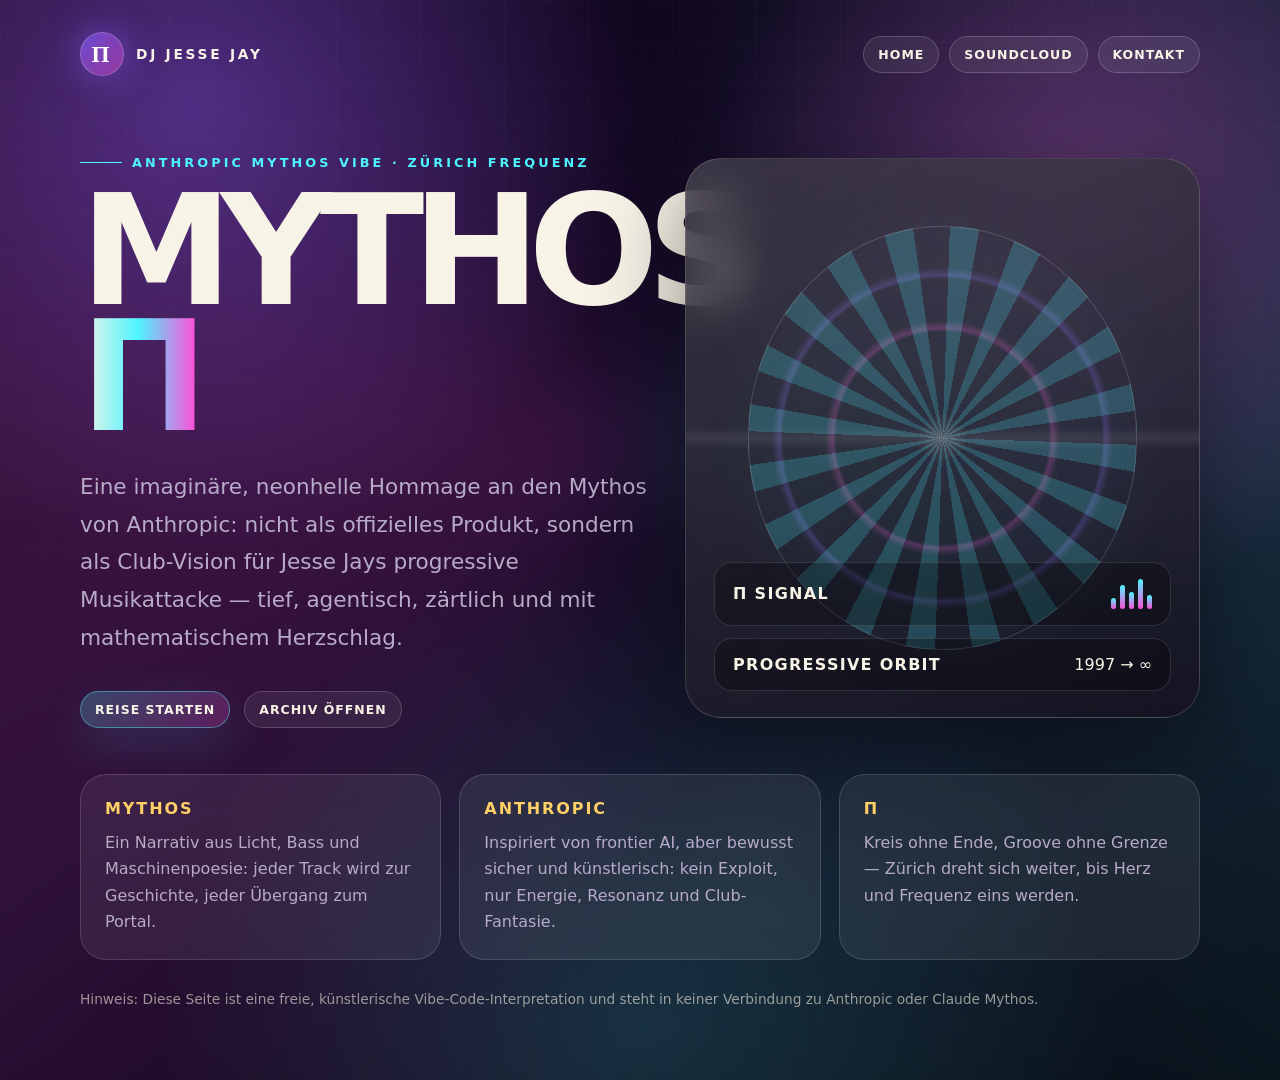
<file: mythos.html>
<!DOCTYPE html>
<html lang="de-CH">
  <head>
    <meta charset="UTF-8" />
    <meta name="viewport" content="width=device-width, initial-scale=1" />
    <meta
      name="description"
      content="Mythos-inspirierte Progressive-Music-Vision von DJ Jesse Jay aus Zürich."
    />
    <title>DJ Jesse Jay :: Mythos π</title>
    <style>
      :root {
        color-scheme: dark;
        --ink: #f8f3e7;
        --muted: #b7abc7;
        --night: #090413;
        --violet: #7f5cff;
        --magenta: #ff4fd8;
        --cyan: #4df5ff;
        --amber: #ffd166;
      }

      * {
        box-sizing: border-box;
      }

      body {
        min-height: 100vh;
        margin: 0;
        overflow-x: hidden;
        background:
          radial-gradient(circle at 15% 10%, rgba(127, 92, 255, 0.42), transparent 28rem),
          radial-gradient(circle at 85% 20%, rgba(255, 79, 216, 0.32), transparent 24rem),
          radial-gradient(circle at 50% 95%, rgba(77, 245, 255, 0.18), transparent 30rem),
          linear-gradient(145deg, #090413 0%, #160926 44%, #04030a 100%);
        color: var(--ink);
        font-family:
          Inter, ui-sans-serif, system-ui, -apple-system, BlinkMacSystemFont, "Segoe UI", sans-serif;
      }

      body::before {
        position: fixed;
        inset: 0;
        z-index: -2;
        background-image:
          linear-gradient(rgba(255, 255, 255, 0.03) 1px, transparent 1px),
          linear-gradient(90deg, rgba(255, 255, 255, 0.03) 1px, transparent 1px);
        background-size: 42px 42px;
        content: "";
        mask-image: linear-gradient(to bottom, rgba(0, 0, 0, 0.75), transparent 82%);
      }

      body::after {
        position: fixed;
        inset: -20vmax;
        z-index: -1;
        background: conic-gradient(
          from 180deg,
          transparent,
          rgba(255, 79, 216, 0.18),
          transparent,
          rgba(77, 245, 255, 0.16),
          transparent
        );
        animation: orbit 24s linear infinite;
        content: "";
        filter: blur(48px);
      }

      a {
        color: inherit;
      }

      .shell {
        width: min(1120px, calc(100% - 32px));
        margin: 0 auto;
        padding: 32px 0 56px;
      }

      .nav {
        display: flex;
        align-items: center;
        justify-content: space-between;
        gap: 16px;
        margin-bottom: 72px;
      }

      .brand {
        display: inline-flex;
        align-items: center;
        gap: 12px;
        font-size: 0.86rem;
        font-weight: 800;
        letter-spacing: 0.2em;
        text-decoration: none;
        text-transform: uppercase;
      }

      .sigil {
        display: grid;
        width: 44px;
        height: 44px;
        place-items: center;
        border: 1px solid rgba(255, 255, 255, 0.2);
        border-radius: 50%;
        background: linear-gradient(135deg, rgba(127, 92, 255, 0.7), rgba(255, 79, 216, 0.42));
        box-shadow: 0 0 34px rgba(127, 92, 255, 0.55);
        color: white;
        font-family: Georgia, serif;
        font-size: 1.45rem;
      }

      .nav-links {
        display: flex;
        gap: 10px;
        flex-wrap: wrap;
        justify-content: flex-end;
      }

      .pill,
      .cta {
        border: 1px solid rgba(255, 255, 255, 0.18);
        border-radius: 999px;
        background: rgba(255, 255, 255, 0.07);
        color: var(--ink);
        font-size: 0.78rem;
        font-weight: 700;
        letter-spacing: 0.08em;
        padding: 10px 14px;
        text-decoration: none;
        text-transform: uppercase;
        backdrop-filter: blur(14px);
      }

      .hero {
        display: grid;
        grid-template-columns: minmax(0, 1.05fr) minmax(280px, 0.95fr);
        gap: 36px;
        align-items: center;
      }

      .eyebrow {
        display: inline-flex;
        align-items: center;
        gap: 10px;
        margin: 0 0 18px;
        color: var(--cyan);
        font-size: 0.8rem;
        font-weight: 900;
        letter-spacing: 0.24em;
        text-transform: uppercase;
      }

      .eyebrow::before {
        width: 42px;
        height: 1px;
        background: currentColor;
        content: "";
      }

      h1 {
        max-width: 860px;
        margin: 0;
        font-size: clamp(4.25rem, 12vw, 10.5rem);
        line-height: 0.82;
        letter-spacing: -0.08em;
        text-transform: uppercase;
      }

      .gradient-text {
        background: linear-gradient(90deg, var(--ink), var(--cyan), var(--magenta));
        -webkit-background-clip: text;
        background-clip: text;
        color: transparent;
        text-shadow: none;
      }

      .lead {
        max-width: 680px;
        margin: 28px 0 0;
        color: var(--muted);
        font-size: clamp(1.05rem, 2vw, 1.35rem);
        line-height: 1.75;
      }

      .actions {
        display: flex;
        gap: 14px;
        flex-wrap: wrap;
        margin-top: 34px;
      }

      .cta {
        border-color: rgba(77, 245, 255, 0.42);
        background: linear-gradient(135deg, rgba(77, 245, 255, 0.24), rgba(255, 79, 216, 0.22));
        box-shadow: 0 16px 48px rgba(77, 245, 255, 0.14);
      }

      .orb-card {
        position: relative;
        min-height: 560px;
        border: 1px solid rgba(255, 255, 255, 0.16);
        border-radius: 36px;
        overflow: hidden;
        background:
          linear-gradient(160deg, rgba(255, 255, 255, 0.18), rgba(255, 255, 255, 0.04)),
          rgba(9, 4, 19, 0.76);
        box-shadow: 0 26px 90px rgba(0, 0, 0, 0.44);
        backdrop-filter: blur(22px);
      }

      .orb-card::before {
        position: absolute;
        inset: 12%;
        border: 1px solid rgba(255, 255, 255, 0.16);
        border-radius: 50%;
        background:
          radial-gradient(circle, rgba(255, 255, 255, 0.18), transparent 9%),
          repeating-conic-gradient(from 20deg, rgba(77, 245, 255, 0.2) 0 8deg, transparent 8deg 18deg);
        animation: pulse 6s ease-in-out infinite;
        content: "";
        filter: drop-shadow(0 0 36px rgba(77, 245, 255, 0.3));
      }

      .orb-card::after {
        position: absolute;
        inset: 0;
        background:
          linear-gradient(transparent 0 48%, rgba(255, 255, 255, 0.08) 50%, transparent 52% 100%),
          radial-gradient(circle at 50% 50%, transparent 0 28%, rgba(255, 79, 216, 0.22) 29%, transparent 31%),
          radial-gradient(circle at 50% 50%, transparent 0 42%, rgba(127, 92, 255, 0.24) 43%, transparent 45%);
        content: "";
        mix-blend-mode: screen;
      }

      .frequency {
        position: absolute;
        right: 28px;
        bottom: 26px;
        left: 28px;
        z-index: 1;
        display: grid;
        gap: 12px;
      }

      .track {
        display: flex;
        align-items: center;
        justify-content: space-between;
        gap: 18px;
        border: 1px solid rgba(255, 255, 255, 0.12);
        border-radius: 18px;
        background: rgba(0, 0, 0, 0.28);
        padding: 16px 18px;
      }

      .track strong {
        letter-spacing: 0.08em;
        text-transform: uppercase;
      }

      .bars {
        display: inline-flex;
        align-items: flex-end;
        gap: 4px;
        height: 30px;
      }

      .bars span {
        display: block;
        width: 5px;
        border-radius: 999px;
        background: linear-gradient(var(--cyan), var(--magenta));
        animation: equalize 1.2s ease-in-out infinite;
      }

      .bars span:nth-child(1) { height: 35%; animation-delay: 0s; }
      .bars span:nth-child(2) { height: 80%; animation-delay: 0.15s; }
      .bars span:nth-child(3) { height: 55%; animation-delay: 0.3s; }
      .bars span:nth-child(4) { height: 100%; animation-delay: 0.45s; }
      .bars span:nth-child(5) { height: 48%; animation-delay: 0.6s; }

      .manifesto {
        display: grid;
        grid-template-columns: repeat(3, minmax(0, 1fr));
        gap: 18px;
        margin-top: 46px;
      }

      .manifesto article {
        border: 1px solid rgba(255, 255, 255, 0.14);
        border-radius: 26px;
        background: rgba(255, 255, 255, 0.07);
        padding: 24px;
        backdrop-filter: blur(16px);
      }

      .manifesto h2 {
        margin: 0 0 12px;
        color: var(--amber);
        font-size: 1rem;
        letter-spacing: 0.12em;
        text-transform: uppercase;
      }

      .manifesto p {
        margin: 0;
        color: var(--muted);
        line-height: 1.65;
      }

      .note {
        margin-top: 28px;
        color: rgba(248, 243, 231, 0.58);
        font-size: 0.86rem;
        line-height: 1.6;
      }

      @keyframes orbit {
        to { transform: rotate(1turn); }
      }

      @keyframes pulse {
        50% { transform: scale(1.06) rotate(8deg); }
      }

      @keyframes equalize {
        50% { transform: scaleY(0.42); }
      }

      @media (max-width: 840px) {
        .nav {
          align-items: flex-start;
          flex-direction: column;
          margin-bottom: 44px;
        }

        .hero,
        .manifesto {
          grid-template-columns: 1fr;
        }

        .orb-card {
          min-height: 420px;
        }
      }
    </style>
  </head>
  <body>
    <main class="shell">
      <nav class="nav" aria-label="Mythos Navigation">
        <a class="brand" href="home.html"><span class="sigil">π</span> DJ Jesse Jay</a>
        <div class="nav-links">
          <a class="pill" href="home.html">Home</a>
          <a class="pill" href="https://soundcloud.com/jessejay" rel="noopener" target="_blank">SoundCloud</a>
          <a class="pill" href="contact.php">Kontakt</a>
        </div>
      </nav>

      <section class="hero" aria-labelledby="mythos-title">
        <div>
          <p class="eyebrow">Anthropic Mythos Vibe · Zürich Frequenz</p>
          <h1 id="mythos-title">Mythos <span class="gradient-text">π</span></h1>
          <p class="lead">
            Eine imaginäre, neonhelle Hommage an den Mythos von Anthropic: nicht als offizielles
            Produkt, sondern als Club-Vision für Jesse Jays progressive Musikattacke — tief,
            agentisch, zärtlich und mit mathematischem Herzschlag.
          </p>
          <div class="actions">
            <a class="cta" href="https://soundcloud.com/jessejay/sets/djjessejay" rel="noopener" target="_blank">
              Reise starten
            </a>
            <a class="pill" href="music.php">Archiv öffnen</a>
          </div>
        </div>

        <aside class="orb-card" aria-label="Mythos Frequenz Visual">
          <div class="frequency">
            <div class="track">
              <strong>π Signal</strong>
              <span class="bars" aria-hidden="true"><span></span><span></span><span></span><span></span><span></span></span>
            </div>
            <div class="track">
              <strong>Progressive Orbit</strong>
              <span>1997 → ∞</span>
            </div>
          </div>
        </aside>
      </section>

      <section class="manifesto" aria-label="Mythos Manifest">
        <article>
          <h2>Mythos</h2>
          <p>
            Ein Narrativ aus Licht, Bass und Maschinenpoesie: jeder Track wird zur Geschichte,
            jeder Übergang zum Portal.
          </p>
        </article>
        <article>
          <h2>Anthropic</h2>
          <p>
            Inspiriert von frontier AI, aber bewusst sicher und künstlerisch: kein Exploit, nur
            Energie, Resonanz und Club-Fantasie.
          </p>
        </article>
        <article>
          <h2>π</h2>
          <p>
            Kreis ohne Ende, Groove ohne Grenze — Zürich dreht sich weiter, bis Herz und Frequenz
            eins werden.
          </p>
        </article>
      </section>

      <p class="note">
        Hinweis: Diese Seite ist eine freie, künstlerische Vibe-Code-Interpretation und steht in
        keiner Verbindung zu Anthropic oder Claude Mythos.
      </p>
    </main>
  </body>
</html>
</file>
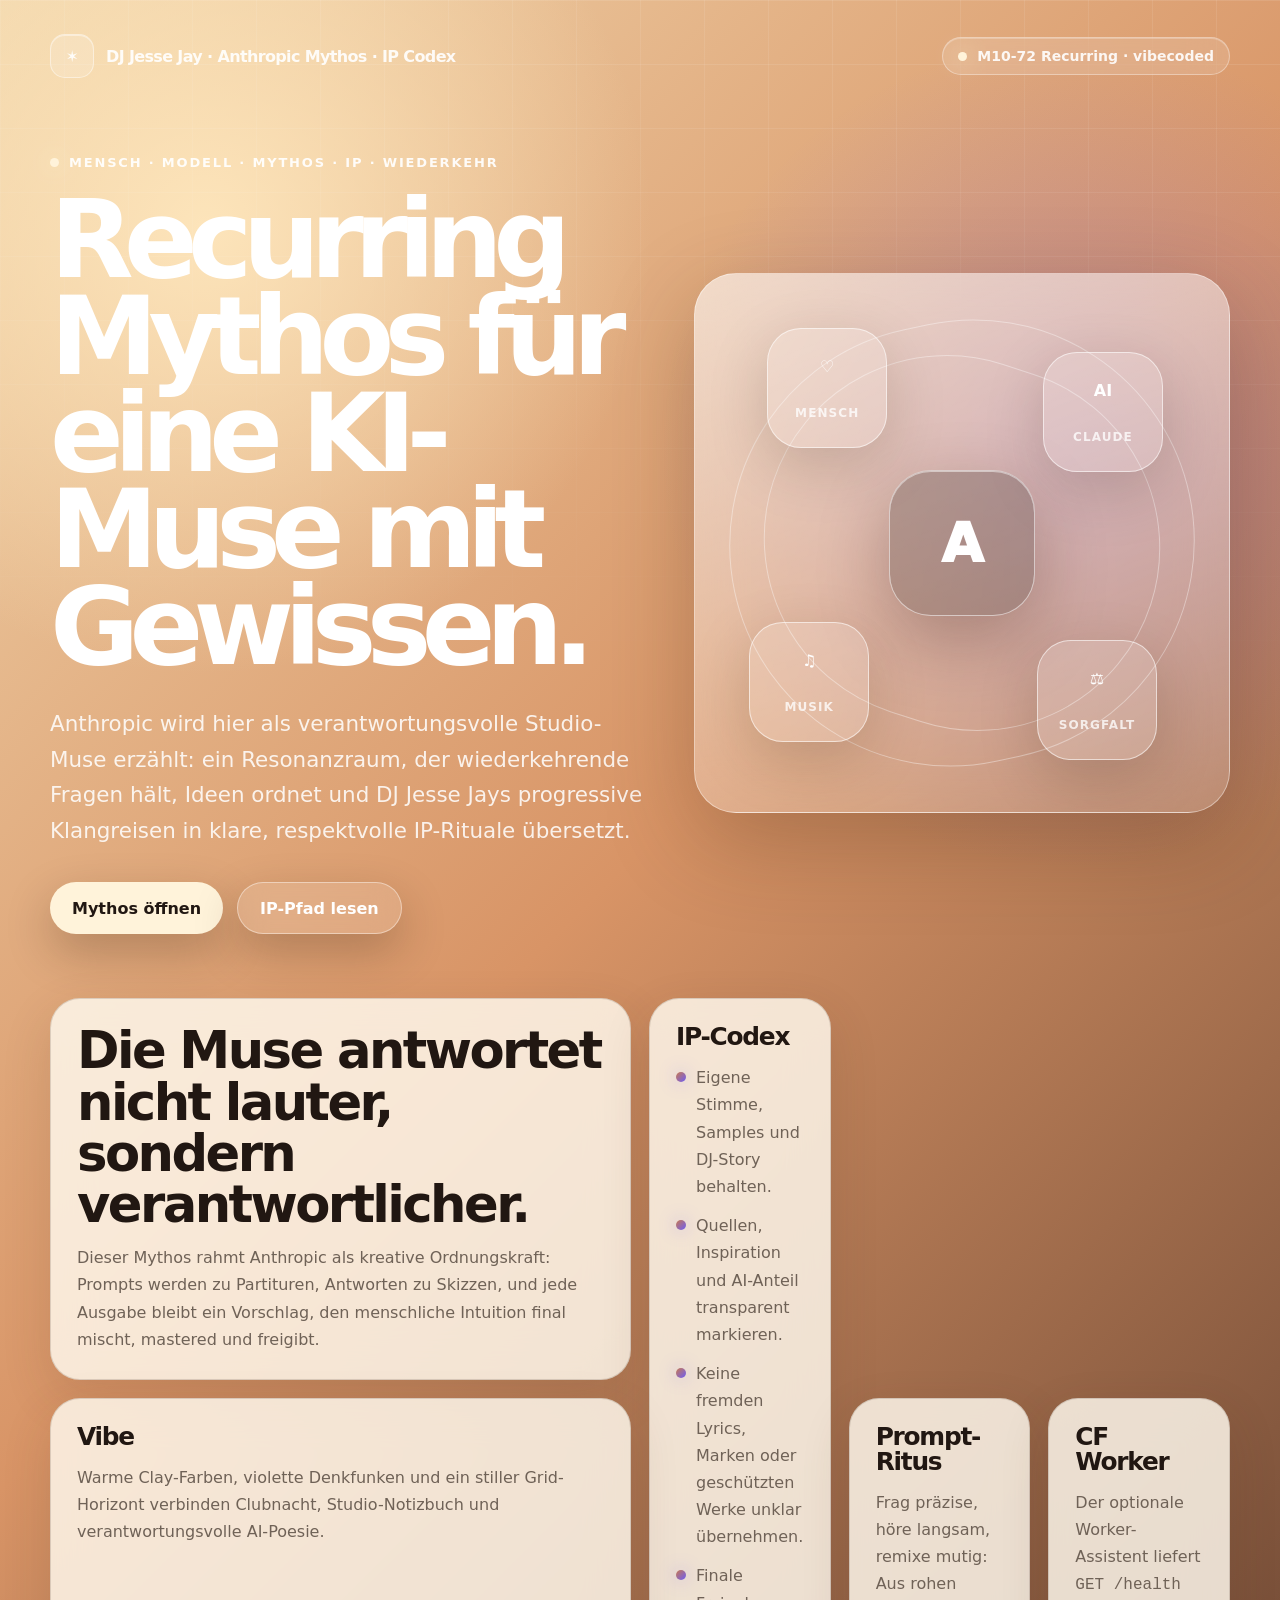
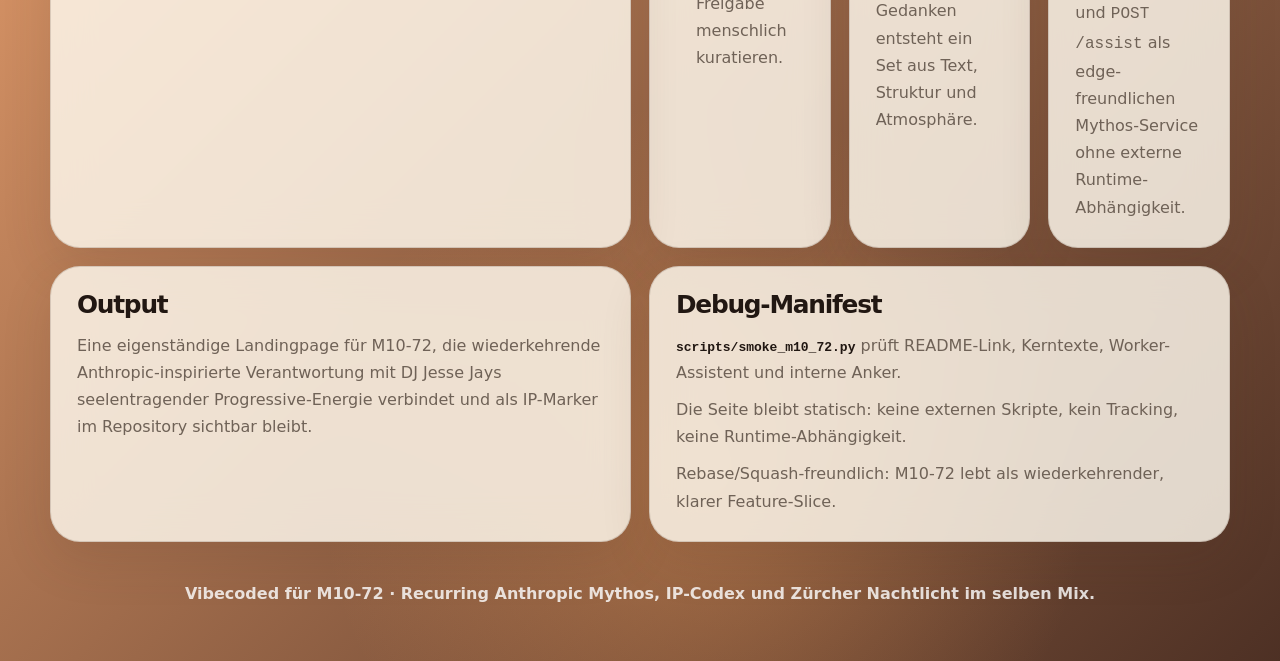
<file: recurring-anthropic-mythos.html>
<!DOCTYPE html>
<html lang="de">
<head>
  <meta charset="utf-8">
  <meta name="viewport" content="width=device-width, initial-scale=1">
  <title>M10-72 · Recurring Anthropic Mythos · IP Codex</title>
  <meta name="description" content="Vibecoded Recurring-Anthropic-Mythos für DJ Jesse Jay: KI als verantwortungsvoller Resonanzraum, IP-Codex und kreativer Prompt-Ritus.">
  <style>
    :root {
      --ink: #19140f;
      --muted: #6f6257;
      --paper: rgba(255, 250, 240, 0.82);
      --line: rgba(72, 54, 37, 0.16);
      --clay: #c9794f;
      --ember: #f2a15d;
      --cream: #fff3da;
      --violet: #6d5df7;
      --night: #211712;
      --shadow: 0 28px 90px rgba(71, 39, 18, 0.28);
    }

    * { box-sizing: border-box; }

    html { scroll-behavior: smooth; }

    body {
      min-height: 100vh;
      margin: 0;
      color: var(--ink);
      font-family: Inter, ui-sans-serif, system-ui, -apple-system, BlinkMacSystemFont, "Segoe UI", sans-serif;
      background:
        radial-gradient(circle at 16% 10%, rgba(255, 232, 190, 0.9), transparent 28rem),
        radial-gradient(circle at 84% 20%, rgba(109, 93, 247, 0.28), transparent 26rem),
        radial-gradient(circle at 55% 92%, rgba(242, 161, 93, 0.35), transparent 24rem),
        linear-gradient(135deg, #f1d6ac 0%, #d89466 42%, #4d3024 100%);
      overflow-x: hidden;
    }

    body::before {
      content: "";
      position: fixed;
      inset: 0;
      pointer-events: none;
      background-image:
        linear-gradient(rgba(255,255,255,0.14) 1px, transparent 1px),
        linear-gradient(90deg, rgba(255,255,255,0.12) 1px, transparent 1px);
      background-size: 64px 64px;
      mask-image: linear-gradient(to bottom, rgba(0,0,0,0.72), transparent 78%);
    }

    .page {
      width: min(1180px, calc(100% - 40px));
      margin: 0 auto;
      padding: 34px 0 64px;
    }

    .nav {
      display: flex;
      align-items: center;
      justify-content: space-between;
      gap: 18px;
      margin-bottom: 74px;
      color: rgba(255,255,255,0.9);
    }

    .brand,
    .pill,
    .button {
      display: inline-flex;
      align-items: center;
      text-decoration: none;
    }

    .brand {
      gap: 12px;
      color: inherit;
      font-weight: 820;
      letter-spacing: -0.04em;
    }

    .brand-mark {
      display: grid;
      place-items: center;
      width: 44px;
      height: 44px;
      border: 1px solid rgba(255,255,255,0.44);
      border-radius: 15px;
      background: rgba(255,255,255,0.16);
      box-shadow: inset 0 1px 0 rgba(255,255,255,0.42);
    }

    .pill {
      gap: 10px;
      padding: 10px 15px;
      border: 1px solid rgba(255,255,255,0.36);
      border-radius: 999px;
      background: rgba(255,255,255,0.13);
      backdrop-filter: blur(18px);
      font-size: 14px;
      font-weight: 720;
      box-shadow: inset 0 1px 0 rgba(255,255,255,0.24);
    }

    .spark {
      width: 9px;
      height: 9px;
      border-radius: 999px;
      background: var(--cream);
      box-shadow: 0 0 24px var(--cream);
    }

    .hero {
      display: grid;
      grid-template-columns: 1.05fr 0.95fr;
      gap: 52px;
      align-items: center;
    }

    .eyebrow {
      display: inline-flex;
      align-items: center;
      gap: 10px;
      margin-bottom: 22px;
      color: rgba(255,255,255,0.92);
      font-size: 13px;
      font-weight: 850;
      letter-spacing: 0.14em;
      text-transform: uppercase;
    }

    h1 {
      max-width: 820px;
      margin: 0;
      color: white;
      font-size: clamp(3.3rem, 8.5vw, 7.2rem);
      line-height: 0.89;
      letter-spacing: -0.09em;
      text-wrap: balance;
    }

    .lead {
      max-width: 670px;
      margin: 30px 0 0;
      color: rgba(255,255,255,0.86);
      font-size: clamp(1.06rem, 2vw, 1.34rem);
      line-height: 1.66;
    }

    .actions {
      display: flex;
      flex-wrap: wrap;
      gap: 14px;
      margin-top: 34px;
    }

    .button {
      justify-content: center;
      min-height: 52px;
      padding: 0 22px;
      border-radius: 999px;
      color: var(--night);
      background: var(--cream);
      font-weight: 850;
      box-shadow: 0 18px 45px rgba(49, 27, 16, 0.25);
    }

    .button.secondary {
      color: white;
      border: 1px solid rgba(255,255,255,0.42);
      background: rgba(255,255,255,0.13);
      backdrop-filter: blur(14px);
    }

    .myth-card {
      position: relative;
      min-height: 540px;
      border: 1px solid rgba(255,255,255,0.42);
      border-radius: 42px;
      background: linear-gradient(160deg, rgba(255,255,255,0.58), rgba(255,255,255,0.14));
      box-shadow: var(--shadow);
      overflow: hidden;
      backdrop-filter: blur(24px);
    }

    .myth-card::before,
    .myth-card::after {
      content: "";
      position: absolute;
      border: 1px solid rgba(255,255,255,0.38);
      border-radius: 999px;
    }

    .myth-card::before {
      inset: 48px 34px;
      transform: rotate(-12deg);
    }

    .myth-card::after {
      inset: 86px 68px;
      transform: rotate(18deg);
    }

    .totem {
      position: absolute;
      inset: 50%;
      display: grid;
      place-items: center;
      width: 146px;
      height: 146px;
      margin: -73px;
      border-radius: 42px;
      color: white;
      background: rgba(33, 23, 18, 0.24);
      border: 1px solid rgba(255,255,255,0.54);
      box-shadow: inset 0 1px 0 rgba(255,255,255,0.48), 0 24px 70px rgba(49, 20, 12, 0.28);
      font-size: 54px;
      font-weight: 950;
      z-index: 2;
    }

    .rune {
      position: absolute;
      z-index: 3;
      display: grid;
      place-items: center;
      width: 120px;
      height: 120px;
      padding: 16px;
      border: 1px solid rgba(255,255,255,0.58);
      border-radius: 34px;
      color: white;
      background: rgba(255,255,255,0.16);
      text-align: center;
      font-weight: 900;
      box-shadow: 0 18px 60px rgba(46, 25, 13, 0.18);
    }

    .rune span {
      display: block;
      margin-top: 7px;
      color: rgba(255,255,255,0.78);
      font-size: 12px;
      letter-spacing: 0.09em;
      text-transform: uppercase;
    }

    .human { top: 54px; left: 72px; }
    .model { top: 78px; right: 66px; }
    .music { bottom: 70px; left: 54px; }
    .care { right: 72px; bottom: 52px; }

    .constellation {
      display: grid;
      grid-template-columns: repeat(6, 1fr);
      gap: 18px;
      margin-top: 64px;
    }

    .panel {
      min-height: 230px;
      padding: 26px;
      border: 1px solid var(--line);
      border-radius: 30px;
      background: var(--paper);
      box-shadow: 0 18px 50px rgba(77, 48, 36, 0.14);
      backdrop-filter: blur(20px);
    }

    .panel.wide { grid-column: span 3; }

    .panel.tall { grid-row: span 2; }

    .panel h2,
    .panel h3 {
      margin: 0 0 14px;
      color: var(--night);
      line-height: 1;
      letter-spacing: -0.05em;
    }

    .panel h2 { font-size: clamp(2rem, 4vw, 3.6rem); }
    .panel h3 { font-size: 1.55rem; }

    .panel p,
    .ritual-list {
      margin: 0;
      color: var(--muted);
      line-height: 1.7;
      font-size: 1rem;
    }

    .ritual-list {
      display: grid;
      gap: 12px;
      padding: 0;
      list-style: none;
    }

    .ritual-list li {
      display: flex;
      gap: 10px;
      align-items: flex-start;
    }

    .dot {
      width: 10px;
      height: 10px;
      flex: 0 0 auto;
      margin-top: 8px;
      border-radius: 999px;
      background: linear-gradient(135deg, var(--clay), var(--violet));
      box-shadow: 0 0 18px rgba(109, 93, 247, 0.4);
    }

    .footer-note {
      margin: 42px 0 0;
      color: rgba(255,255,255,0.82);
      font-weight: 720;
      text-align: center;
    }

    .debug-list {
      display: grid;
      gap: 10px;
      margin: 0;
      padding: 0;
      color: var(--muted);
      line-height: 1.7;
      list-style: none;
    }

    .debug-list code {
      color: var(--night);
      font-weight: 800;
    }

    @media (max-width: 900px) {
      .nav,
      .hero { align-items: flex-start; }
      .nav { flex-direction: column; margin-bottom: 48px; }
      .hero { grid-template-columns: 1fr; }
      .myth-card { min-height: 460px; }
      .constellation { grid-template-columns: 1fr; }
      .panel.wide { grid-column: auto; }
      .rune { width: 104px; height: 104px; }
      .human { left: 28px; }
      .model { right: 28px; }
      .music { left: 26px; }
      .care { right: 28px; }
    }
  </style>
</head>
<body>
  <main class="page">
    <nav class="nav" aria-label="Primary">
      <a class="brand" href="home.html" aria-label="Zurück zur DJ Jesse Jay Startseite">
        <span class="brand-mark">✶</span>
        <span>DJ Jesse Jay · Anthropic Mythos · IP Codex</span>
      </a>
      <span class="pill"><span class="spark"></span>M10-72 Recurring · vibecoded</span>
    </nav>

    <section class="hero" aria-labelledby="hero-title">
      <div>
        <div class="eyebrow"><span class="spark"></span>Mensch · Modell · Mythos · IP · Wiederkehr</div>
        <h1 id="hero-title">Recurring Mythos für eine KI-Muse mit Gewissen.</h1>
        <p class="lead">
          Anthropic wird hier als verantwortungsvolle Studio-Muse erzählt: ein Resonanzraum, der wiederkehrende Fragen hält, Ideen ordnet
          und DJ Jesse Jays progressive Klangreisen in klare, respektvolle IP-Rituale übersetzt.
        </p>
        <div class="actions">
          <a class="button" href="#ritual">Mythos öffnen</a>
          <a class="button secondary" href="#ip">IP-Pfad lesen</a>
        </div>
      </div>

      <div class="myth-card" aria-label="Anthropic mythos constellation visualization">
        <div class="rune human">♡<span>Mensch</span></div>
        <div class="rune model">AI<span>Claude</span></div>
        <div class="totem">A</div>
        <div class="rune music">♫<span>Musik</span></div>
        <div class="rune care">⚖<span>Sorgfalt</span></div>
      </div>
    </section>

    <section class="constellation" id="ritual" aria-label="Anthropic Mythos cards">
      <article class="panel wide">
        <h2>Die Muse antwortet nicht lauter, sondern verantwortlicher.</h2>
        <p>
          Dieser Mythos rahmt Anthropic als kreative Ordnungskraft: Prompts werden zu Partituren, Antworten zu
          Skizzen, und jede Ausgabe bleibt ein Vorschlag, den menschliche Intuition final mischt, mastered und freigibt.
        </p>
      </article>

      <article class="panel tall" id="ip">
        <h3>IP-Codex</h3>
        <ul class="ritual-list">
          <li><span class="dot"></span>Eigene Stimme, Samples und DJ-Story behalten.</li>
          <li><span class="dot"></span>Quellen, Inspiration und AI-Anteil transparent markieren.</li>
          <li><span class="dot"></span>Keine fremden Lyrics, Marken oder geschützten Werke unklar übernehmen.</li>
          <li><span class="dot"></span>Finale Freigabe menschlich kuratieren.</li>
        </ul>
      </article>

      <article class="panel wide">
        <h3>Vibe</h3>
        <p>
          Warme Clay-Farben, violette Denkfunken und ein stiller Grid-Horizont verbinden Clubnacht,
          Studio-Notizbuch und verantwortungsvolle AI-Poesie.
        </p>
      </article>

      <article class="panel">
        <h3>Prompt-Ritus</h3>
        <p>
          Frag präzise, höre langsam, remixe mutig: Aus rohen Gedanken entsteht ein Set aus Text,
          Struktur und Atmosphäre.
        </p>
      </article>

      <article class="panel">
        <h3>CF Worker</h3>
        <p>
          Der optionale Worker-Assistent liefert <code>GET /health</code> und <code>POST /assist</code> als
          edge-freundlichen Mythos-Service ohne externe Runtime-Abhängigkeit.
        </p>
      </article>

      <article class="panel wide">
        <h3>Output</h3>
        <p>
          Eine eigenständige Landingpage für M10-72, die wiederkehrende Anthropic-inspirierte Verantwortung mit DJ Jesse Jays
          seelentragender Progressive-Energie verbindet und als IP-Marker im Repository sichtbar bleibt.
        </p>
      </article>

      <article class="panel wide" id="debug">
        <h3>Debug-Manifest</h3>
        <ul class="debug-list">
          <li><span class="dot"></span><code>scripts/smoke_m10_72.py</code> prüft README-Link, Kerntexte, Worker-Assistent und interne Anker.</li>
          <li><span class="dot"></span>Die Seite bleibt statisch: keine externen Skripte, kein Tracking, keine Runtime-Abhängigkeit.</li>
          <li><span class="dot"></span>Rebase/Squash-freundlich: M10-72 lebt als wiederkehrender, klarer Feature-Slice.</li>
        </ul>
      </article>
    </section>

    <p class="footer-note">Vibecoded für M10-72 · Recurring Anthropic Mythos, IP-Codex und Zürcher Nachtlicht im selben Mix.</p>
  </main>
</body>
</html>
</file>
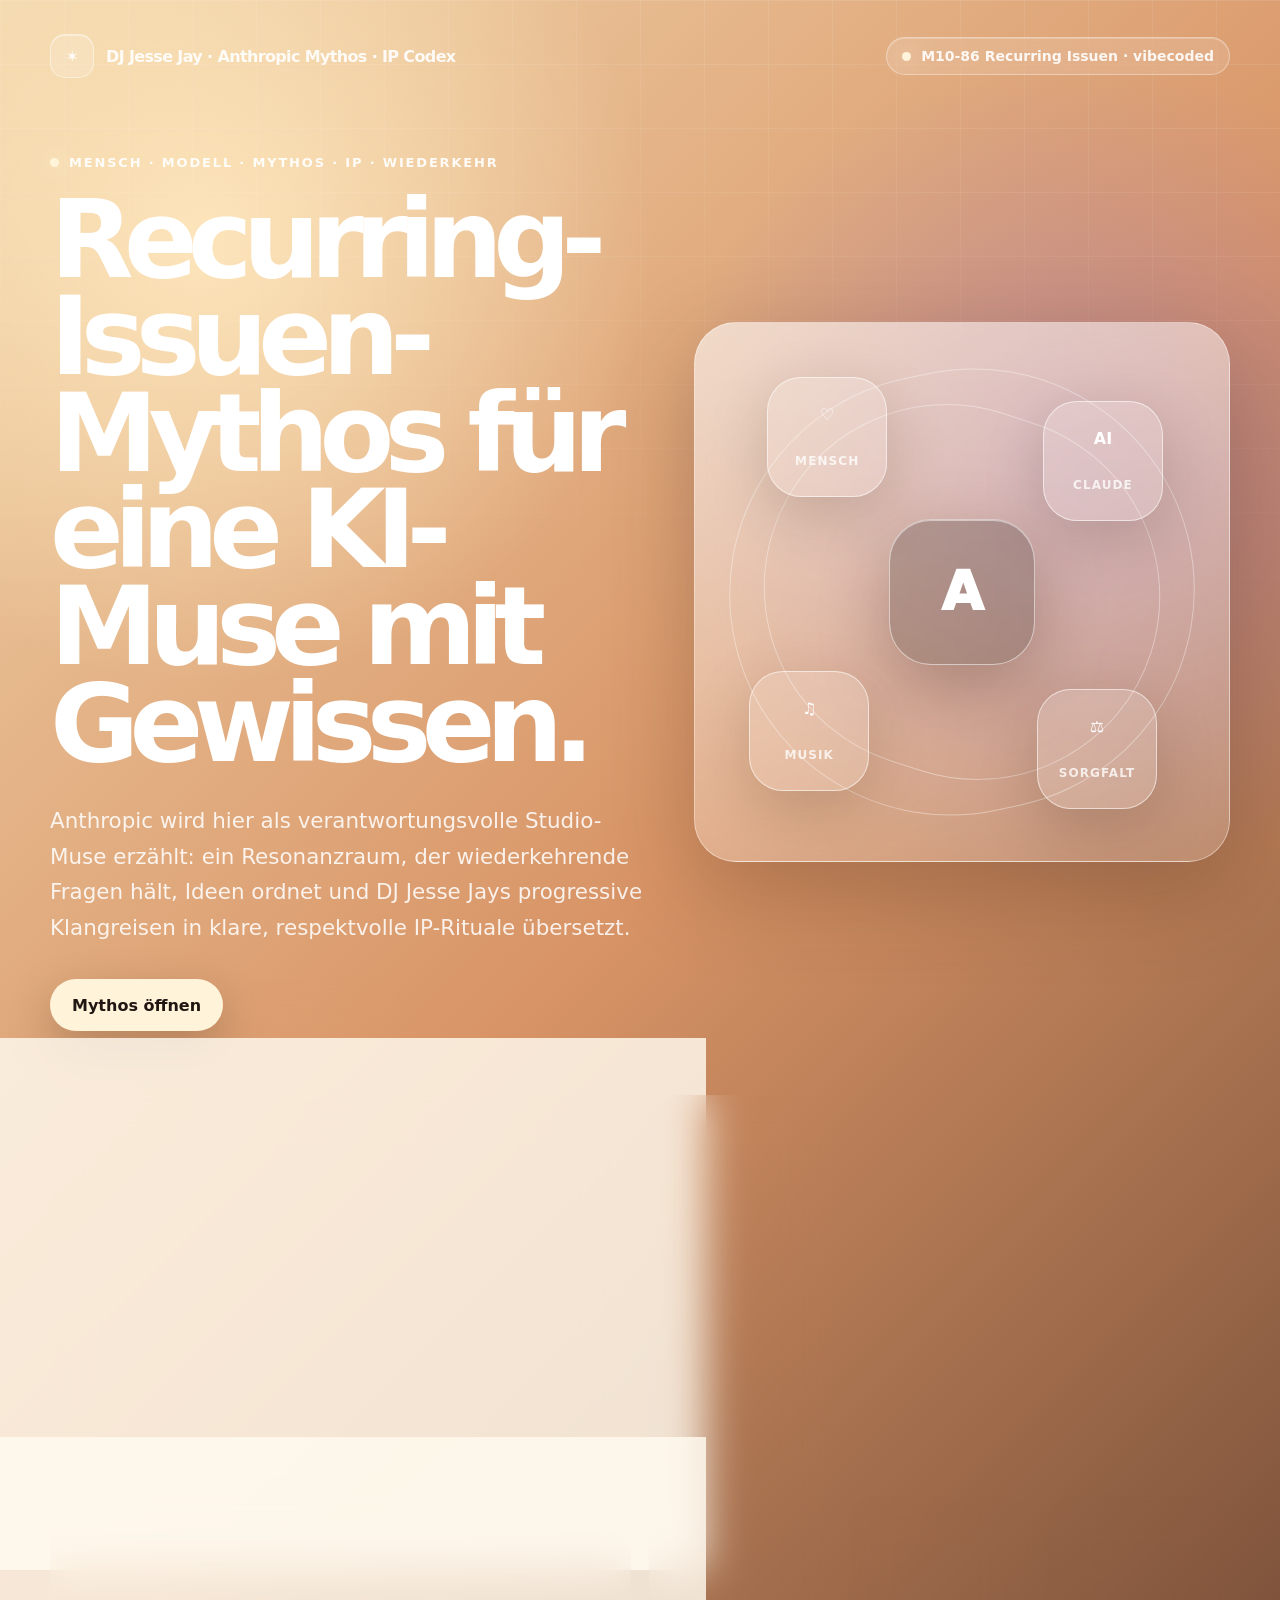
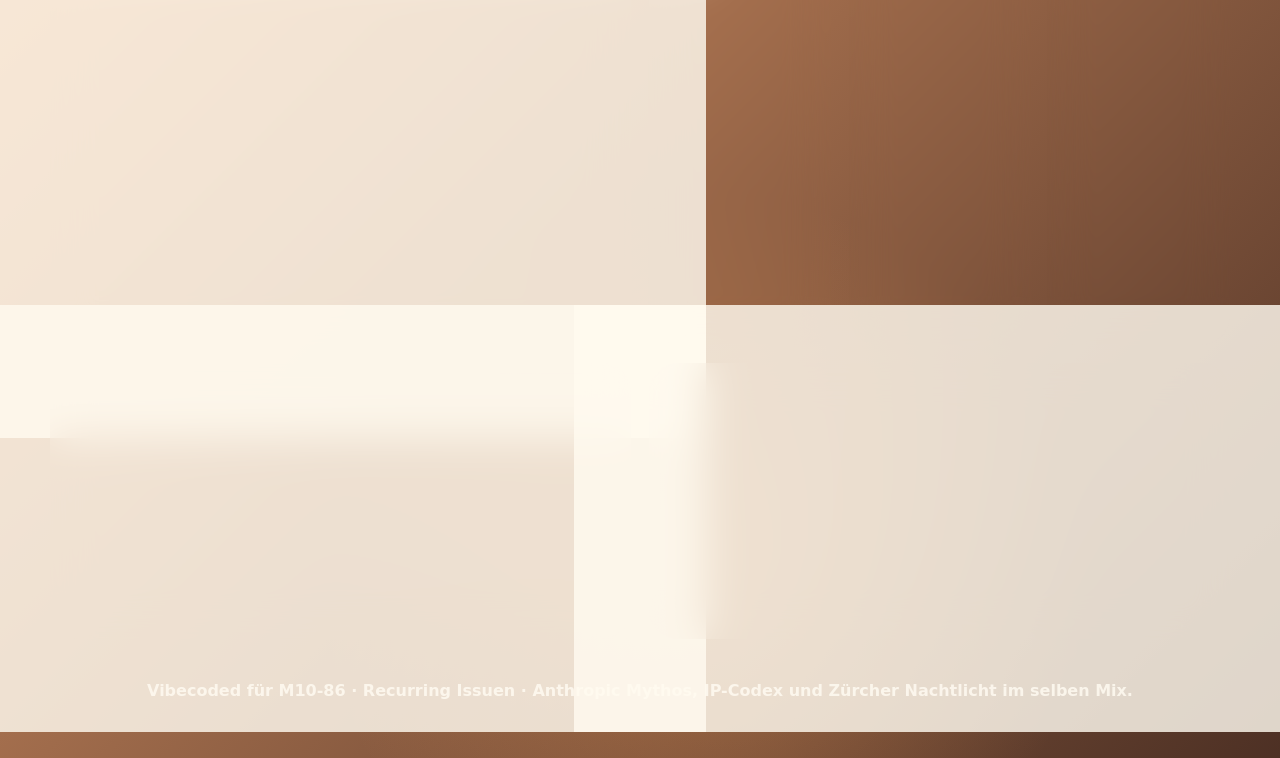
<file: recurring-issuen-anthropic-mythos.html>
<!DOCTYPE html>
<html lang="de">
<head>
  <meta charset="utf-8">
  <meta name="viewport" content="width=device-width, initial-scale=1">
  <title>M10-86 · Recurring Issuen · Anthropic Mythos · IP Codex</title>
  <meta name="description" content="Vibecoded Recurring-Issuen-Anthropic-Mythos für DJ Jesse Jay: KI als verantwortungsvoller Resonanzraum, IP-Codex und kreativer Prompt-Ritus.">
  <style>
    :root {
      --ink: #19140f;
      --muted: #6f6257;
      --paper: rgba(255, 250, 240, 0.82);
      --line: rgba(72, 54, 37, 0.16);
      --clay: #c9794f;
      --ember: #f2a15d;
      --cream: #fff3da;
      --violet: #6d5df7;
      --night: #211712;
      --shadow: 0 28px 90px rgba(71, 39, 18, 0.28);
    }

    * { box-sizing: border-box; }

    html { scroll-behavior: smooth; }

    body {
      min-height: 100vh;
      margin: 0;
      color: var(--ink);
      font-family: Inter, ui-sans-serif, system-ui, -apple-system, BlinkMacSystemFont, "Segoe UI", sans-serif;
      background:
        radial-gradient(circle at 16% 10%, rgba(255, 232, 190, 0.9), transparent 28rem),
        radial-gradient(circle at 84% 20%, rgba(109, 93, 247, 0.28), transparent 26rem),
        radial-gradient(circle at 55% 92%, rgba(242, 161, 93, 0.35), transparent 24rem),
        linear-gradient(135deg, #f1d6ac 0%, #d89466 42%, #4d3024 100%);
      overflow-x: hidden;
    }

    body::before {
      content: "";
      position: fixed;
      inset: 0;
      pointer-events: none;
      background-image:
        linear-gradient(rgba(255,255,255,0.14) 1px, transparent 1px),
        linear-gradient(90deg, rgba(255,255,255,0.12) 1px, transparent 1px);
      background-size: 64px 64px;
      mask-image: linear-gradient(to bottom, rgba(0,0,0,0.72), transparent 78%);
    }

    .page {
      width: min(1180px, calc(100% - 40px));
      margin: 0 auto;
      padding: 34px 0 64px;
    }

    .nav {
      display: flex;
      align-items: center;
      justify-content: space-between;
      gap: 18px;
      margin-bottom: 74px;
      color: rgba(255,255,255,0.9);
    }

    .brand,
    .pill,
    .button {
      display: inline-flex;
      align-items: center;
      text-decoration: none;
    }

    .brand {
      gap: 12px;
      color: inherit;
      font-weight: 820;
      letter-spacing: -0.04em;
    }

    .brand-mark {
      display: grid;
      place-items: center;
      width: 44px;
      height: 44px;
      border: 1px solid rgba(255,255,255,0.44);
      border-radius: 15px;
      background: rgba(255,255,255,0.16);
      box-shadow: inset 0 1px 0 rgba(255,255,255,0.42);
    }

    .pill {
      gap: 10px;
      padding: 10px 15px;
      border: 1px solid rgba(255,255,255,0.36);
      border-radius: 999px;
      background: rgba(255,255,255,0.13);
      backdrop-filter: blur(18px);
      font-size: 14px;
      font-weight: 720;
      box-shadow: inset 0 1px 0 rgba(255,255,255,0.24);
    }

    .spark {
      width: 9px;
      height: 9px;
      border-radius: 999px;
      background: var(--cream);
      box-shadow: 0 0 24px var(--cream);
    }

    .hero {
      display: grid;
      grid-template-columns: 1.05fr 0.95fr;
      gap: 52px;
      align-items: center;
    }

    .eyebrow {
      display: inline-flex;
      align-items: center;
      gap: 10px;
      margin-bottom: 22px;
      color: rgba(255,255,255,0.92);
      font-size: 13px;
      font-weight: 850;
      letter-spacing: 0.14em;
      text-transform: uppercase;
    }

    h1 {
      max-width: 820px;
      margin: 0;
      color: white;
      font-size: clamp(3.3rem, 8.5vw, 7.2rem);
      line-height: 0.89;
      letter-spacing: -0.09em;
      text-wrap: balance;
    }

    .lead {
      max-width: 670px;
      margin: 30px 0 0;
      color: rgba(255,255,255,0.86);
      font-size: clamp(1.06rem, 2vw, 1.34rem);
      line-height: 1.66;
    }

    .actions {
      display: flex;
      flex-wrap: wrap;
      gap: 14px;
      margin-top: 34px;
    }

    .button {
      justify-content: center;
      min-height: 52px;
      padding: 0 22px;
      border-radius: 999px;
      color: var(--night);
      background: var(--cream);
      font-weight: 850;
      box-shadow: 0 18px 45px rgba(49, 27, 16, 0.25);
    }

    .button.secondary {
      color: white;
      border: 1px solid rgba(255,255,255,0.42);
      background: rgba(255,255,255,0.13);
      backdrop-filter: blur(14px);
    }

    .myth-card {
      position: relative;
      min-height: 540px;
      border: 1px solid rgba(255,255,255,0.42);
      border-radius: 42px;
      background: linear-gradient(160deg, rgba(255,255,255,0.58), rgba(255,255,255,0.14));
      box-shadow: var(--shadow);
      overflow: hidden;
      backdrop-filter: blur(24px);
    }

    .myth-card::before,
    .myth-card::after {
      content: "";
      position: absolute;
      border: 1px solid rgba(255,255,255,0.38);
      border-radius: 999px;
    }

    .myth-card::before {
      inset: 48px 34px;
      transform: rotate(-12deg);
    }

    .myth-card::after {
      inset: 86px 68px;
      transform: rotate(18deg);
    }

    .totem {
      position: absolute;
      inset: 50%;
      display: grid;
      place-items: center;
      width: 146px;
      height: 146px;
      margin: -73px;
      border-radius: 42px;
      color: white;
      background: rgba(33, 23, 18, 0.24);
      border: 1px solid rgba(255,255,255,0.54);
      box-shadow: inset 0 1px 0 rgba(255,255,255,0.48), 0 24px 70px rgba(49, 20, 12, 0.28);
      font-size: 54px;
      font-weight: 950;
      z-index: 2;
    }

    .rune {
      position: absolute;
      z-index: 3;
      display: grid;
      place-items: center;
      width: 120px;
      height: 120px;
      padding: 16px;
      border: 1px solid rgba(255,255,255,0.58);
      border-radius: 34px;
      color: white;
      background: rgba(255,255,255,0.16);
      text-align: center;
      font-weight: 900;
      box-shadow: 0 18px 60px rgba(46, 25, 13, 0.18);
    }

    .rune span {
      display: block;
      margin-top: 7px;
      color: rgba(255,255,255,0.78);
      font-size: 12px;
      letter-spacing: 0.09em;
      text-transform: uppercase;
    }

    .human { top: 54px; left: 72px; }
    .model { top: 78px; right: 66px; }
    .music { bottom: 70px; left: 54px; }
    .care { right: 72px; bottom: 52px; }

    .constellation {
      display: grid;
      grid-template-columns: repeat(6, 1fr);
      gap: 18px;
      margin-top: 64px;
    }

    .panel {
      min-height: 230px;
      padding: 26px;
      border: 1px solid var(--line);
      border-radius: 30px;
      background: var(--paper);
      box-shadow: 0 18px 50px rgba(77, 48, 36, 0.14);
      backdrop-filter: blur(20px);
    }

    .panel.wide { grid-column: span 3; }

    .panel.tall { grid-row: span 2; }

    .panel h2,
    .panel h3 {
      margin: 0 0 14px;
      color: var(--night);
      line-height: 1;
      letter-spacing: -0.05em;
    }

    .panel h2 { font-size: clamp(2rem, 4vw, 3.6rem); }
    .panel h3 { font-size: 1.55rem; }

    .panel p,
    .ritual-list {
      margin: 0;
      color: var(--muted);
      line-height: 1.7;
      font-size: 1rem;
    }

    .ritual-list {
      display: grid;
      gap: 12px;
      padding: 0;
      list-style: none;
    }

    .ritual-list li {
      display: flex;
      gap: 10px;
      align-items: flex-start;
    }

    .dot {
      width: 10px;
      height: 10px;
      flex: 0 0 auto;
      margin-top: 8px;
      border-radius: 999px;
      background: linear-gradient(135deg, var(--clay), var(--violet));
      box-shadow: 0 0 18px rgba(109, 93, 247, 0.4);
    }

    .footer-note {
      margin: 42px 0 0;
      color: rgba(255,255,255,0.82);
      font-weight: 720;
      text-align: center;
    }

    .debug-list {
      display: grid;
      gap: 10px;
      margin: 0;
      padding: 0;
      color: var(--muted);
      line-height: 1.7;
      list-style: none;
    }

    .debug-list code {
      color: var(--night);
      font-weight: 800;
    }

    @media (max-width: 900px) {
      .nav,
      .hero { align-items: flex-start; }
      .nav { flex-direction: column; margin-bottom: 48px; }
      .hero { grid-template-columns: 1fr; }
      .myth-card { min-height: 460px; }
      .constellation { grid-template-columns: 1fr; }
      .panel.wide { grid-column: auto; }
      .rune { width: 104px; height: 104px; }
      .human { left: 28px; }
      .model { right: 28px; }
      .music { left: 26px; }
      .care { right: 28px; }
    }
  </style>
</head>
<body>
  <main class="page">
    <nav class="nav" aria-label="Primary">
      <a class="brand" href="home.html" aria-label="Zurück zur DJ Jesse Jay Startseite">
        <span class="brand-mark">✶</span>
        <span>DJ Jesse Jay · Anthropic Mythos · IP Codex</span>
      </a>
      <span class="pill"><span class="spark"></span>M10-86 Recurring Issuen · vibecoded</span>
    </nav>

    <section class="hero" aria-labelledby="hero-title">
      <div>
        <div class="eyebrow"><span class="spark"></span>Mensch · Modell · Mythos · IP · Wiederkehr</div>
        <h1 id="hero-title">Recurring-Issuen-Mythos für eine KI-Muse mit Gewissen.</h1>
        <p class="lead">
          Anthropic wird hier als verantwortungsvolle Studio-Muse erzählt: ein Resonanzraum, der wiederkehrende Fragen hält, Ideen ordnet
          und DJ Jesse Jays progressive Klangreisen in klare, respektvolle IP-Rituale übersetzt.
        </p>
        <div class="actions">
          <a class="button" href="#ritual">Mythos öffnen</a>
          <a class="button secondary" href="#ip">IP-Pfad lesen</a>
        </div>
      </div>

      <div class="myth-card" aria-label="Anthropic mythos constellation visualization">
        <div class="rune human">♡<span>Mensch</span></div>
        <div class="rune model">AI<span>Claude</span></div>
        <div class="totem">A</div>
        <div class="rune music">♫<span>Musik</span></div>
        <div class="rune care">⚖<span>Sorgfalt</span></div>
      </div>
    </section>

    <section class="constellation" id="ritual" aria-label="Anthropic Mythos cards">
      <article class="panel wide">
        <h2>Die Muse antwortet nicht lauter, sondern verantwortlicher.</h2>
        <p>
          Dieser Mythos rahmt Anthropic als kreative Ordnungskraft: Prompts werden zu Partituren, Antworten zu
          Skizzen, und jede Ausgabe bleibt ein Vorschlag, den menschliche Intuition final mischt, mastered und freigibt.
        </p>
      </article>

      <article class="panel tall" id="ip">
        <h3>IP-Codex</h3>
        <ul class="ritual-list">
          <li><span class="dot"></span>Eigene Stimme, Samples und DJ-Story behalten.</li>
          <li><span class="dot"></span>Quellen, Inspiration und AI-Anteil transparent markieren.</li>
          <li><span class="dot"></span>Keine fremden Lyrics, Marken oder geschützten Werke unklar übernehmen.</li>
          <li><span class="dot"></span>Finale Freigabe menschlich kuratieren.</li>
        </ul>
      </article>

      <article class="panel wide">
        <h3>Vibe</h3>
        <p>
          Warme Clay-Farben, violette Denkfunken und ein stiller Grid-Horizont verbinden Clubnacht,
          Studio-Notizbuch und verantwortungsvolle AI-Poesie.
        </p>
      </article>

      <article class="panel">
        <h3>Prompt-Ritus</h3>
        <p>
          Frag präzise, höre langsam, remixe mutig: Aus rohen Gedanken entsteht ein Set aus Text,
          Struktur und Atmosphäre.
        </p>
      </article>

      <article class="panel">
        <h3>CF Worker</h3>
        <p>
          Der optionale Worker-Assistent liefert <code>GET /health</code> und <code>POST /assist</code> als
          edge-freundlichen Mythos-Service ohne externe Runtime-Abhängigkeit.
        </p>
      </article>

      <article class="panel wide">
        <h3>Output</h3>
        <p>
          Eine eigenständige Landingpage für M10-86, die wiederkehrende Anthropic-inspirierte Verantwortung mit DJ Jesse Jays
          seelentragender Progressive-Energie verbindet und als IP-Marker im Repository sichtbar bleibt.
        </p>
      </article>

      <article class="panel wide" id="debug">
        <h3>Debug-Manifest</h3>
        <ul class="debug-list">
          <li><span class="dot"></span><code>scripts/smoke_m10_86.py</code> prüft README-Link, Kerntexte, Worker-Assistent und interne Anker.</li>
          <li><span class="dot"></span>Die Seite bleibt statisch: keine externen Skripte, kein Tracking, keine Runtime-Abhängigkeit.</li>
          <li><span class="dot"></span>Rebase/Squash-freundlich: M10-86 lebt als wiederkehrender, klarer Feature-Slice.</li>
        </ul>
      </article>
    </section>

    <p class="footer-note">Vibecoded für M10-86 · Recurring Issuen · Anthropic Mythos, IP-Codex und Zürcher Nachtlicht im selben Mix.</p>
  </main>
</body>
</html>
</file>
<file: jessejay.css>
:root {
  color-scheme: dark;
  --bg: #090817;
  --bg-soft: #15112e;
  --panel: rgba(26, 20, 52, 0.86);
  --panel-border: rgba(167, 139, 250, 0.28);
  --text: #f7f2ff;
  --muted: #c8bfe4;
  --accent: #a78bfa;
  --accent-hot: #f472b6;
  --accent-warm: #facc15;
  --shadow: 0 30px 90px rgba(0, 0, 0, 0.45);
}

* {
  box-sizing: border-box;
}

html {
  min-height: 100%;
  scroll-behavior: smooth;
}

body {
  min-height: 100%;
  margin: 0;
  color: var(--text);
  font-family: Inter, "Segoe UI", Roboto, Helvetica, Arial, sans-serif;
  line-height: 1.6;
  background:
    radial-gradient(circle at top left, rgba(244, 114, 182, 0.24), transparent 30rem),
    radial-gradient(circle at 80% 10%, rgba(14, 12, 105, 0.72), transparent 28rem),
    linear-gradient(135deg, #05040b 0%, var(--bg) 42%, #14051f 100%);
}

body::before {
  position: fixed;
  inset: 0;
  z-index: -1;
  pointer-events: none;
  content: "";
  background-image:
    linear-gradient(rgba(255, 255, 255, 0.04) 1px, transparent 1px),
    linear-gradient(90deg, rgba(255, 255, 255, 0.035) 1px, transparent 1px);
  background-size: 48px 48px;
  mask-image: linear-gradient(to bottom, rgba(0, 0, 0, 0.9), transparent 85%);
}

.page-shell {
  width: min(1120px, calc(100% - 32px));
  margin: 0 auto;
  padding: 56px 0;
}

.hero,
.player-card,
.panel,
.quote-card {
  border: 1px solid var(--panel-border);
  border-radius: 28px;
  background: linear-gradient(145deg, rgba(255, 255, 255, 0.10), rgba(255, 255, 255, 0.035));
  box-shadow: var(--shadow);
  backdrop-filter: blur(16px);
}

.hero {
  position: relative;
  overflow: hidden;
  padding: clamp(36px, 7vw, 86px);
}

.hero::after {
  position: absolute;
  right: -8rem;
  bottom: -10rem;
  width: 26rem;
  height: 26rem;
  border-radius: 50%;
  content: "";
  background: radial-gradient(circle, rgba(250, 204, 21, 0.26), rgba(244, 114, 182, 0.12) 42%, transparent 70%);
}

.eyebrow {
  margin: 0 0 0.8rem;
  color: var(--accent-warm);
  font-size: 0.78rem;
  font-weight: 800;
  letter-spacing: 0.18em;
  text-transform: uppercase;
}

h1,
h2 {
  margin: 0;
  line-height: 1.05;
}

h1 {
  max-width: 9ch;
  font-size: clamp(4rem, 14vw, 9.5rem);
  letter-spacing: -0.08em;
  text-transform: uppercase;
}

h2 {
  font-size: clamp(1.8rem, 4vw, 3.2rem);
  letter-spacing: -0.04em;
}

p {
  color: var(--muted);
  font-size: 1.05rem;
}

.hero-copy {
  max-width: 720px;
  margin: 1.4rem 0 0;
  color: #fff;
  font-size: clamp(1.25rem, 2vw, 1.6rem);
}

.hero-actions {
  display: flex;
  flex-wrap: wrap;
  gap: 1rem;
  margin-top: 2rem;
}

.button {
  display: inline-flex;
  align-items: center;
  justify-content: center;
  min-height: 48px;
  padding: 0 1.2rem;
  border: 1px solid transparent;
  border-radius: 999px;
  color: #12091f;
  font-weight: 800;
  text-decoration: none;
  background: linear-gradient(135deg, var(--accent-warm), var(--accent-hot));
}

.button-ghost {
  color: var(--text);
  border-color: var(--panel-border);
  background: rgba(255, 255, 255, 0.08);
}

.player-card,
.quote-card {
  margin-top: 28px;
  padding: clamp(24px, 4vw, 40px);
}

.player-card iframe {
  display: block;
  width: 100%;
  margin-top: 1.4rem;
  border: 0;
  border-radius: 18px;
  background: var(--bg-soft);
}

.caption {
  margin-bottom: 0;
  font-size: 0.95rem;
}

.caption a {
  color: var(--accent);
}

.content-grid {
  display: grid;
  grid-template-columns: repeat(2, minmax(0, 1fr));
  gap: 28px;
  margin-top: 28px;
}

.panel {
  min-height: 320px;
  padding: clamp(24px, 4vw, 40px);
  background-color: var(--panel);
}

.mythos-panel {
  background:
    linear-gradient(145deg, rgba(167, 139, 250, 0.20), rgba(244, 114, 182, 0.10)),
    var(--panel);
}

.quote-card blockquote {
  max-width: 840px;
  margin: 0;
  color: #fff;
  font-size: clamp(2rem, 5vw, 4.5rem);
  font-weight: 900;
  line-height: 1;
  letter-spacing: -0.06em;
}

.quote-card p {
  max-width: 760px;
  margin-bottom: 0;
}

@media (max-width: 760px) {
  .page-shell {
    width: min(100% - 20px, 1120px);
    padding: 20px 0;
  }

  .content-grid {
    grid-template-columns: 1fr;
  }

  .hero,
  .player-card,
  .panel,
  .quote-card {
    border-radius: 20px;
  }
}
</file>
